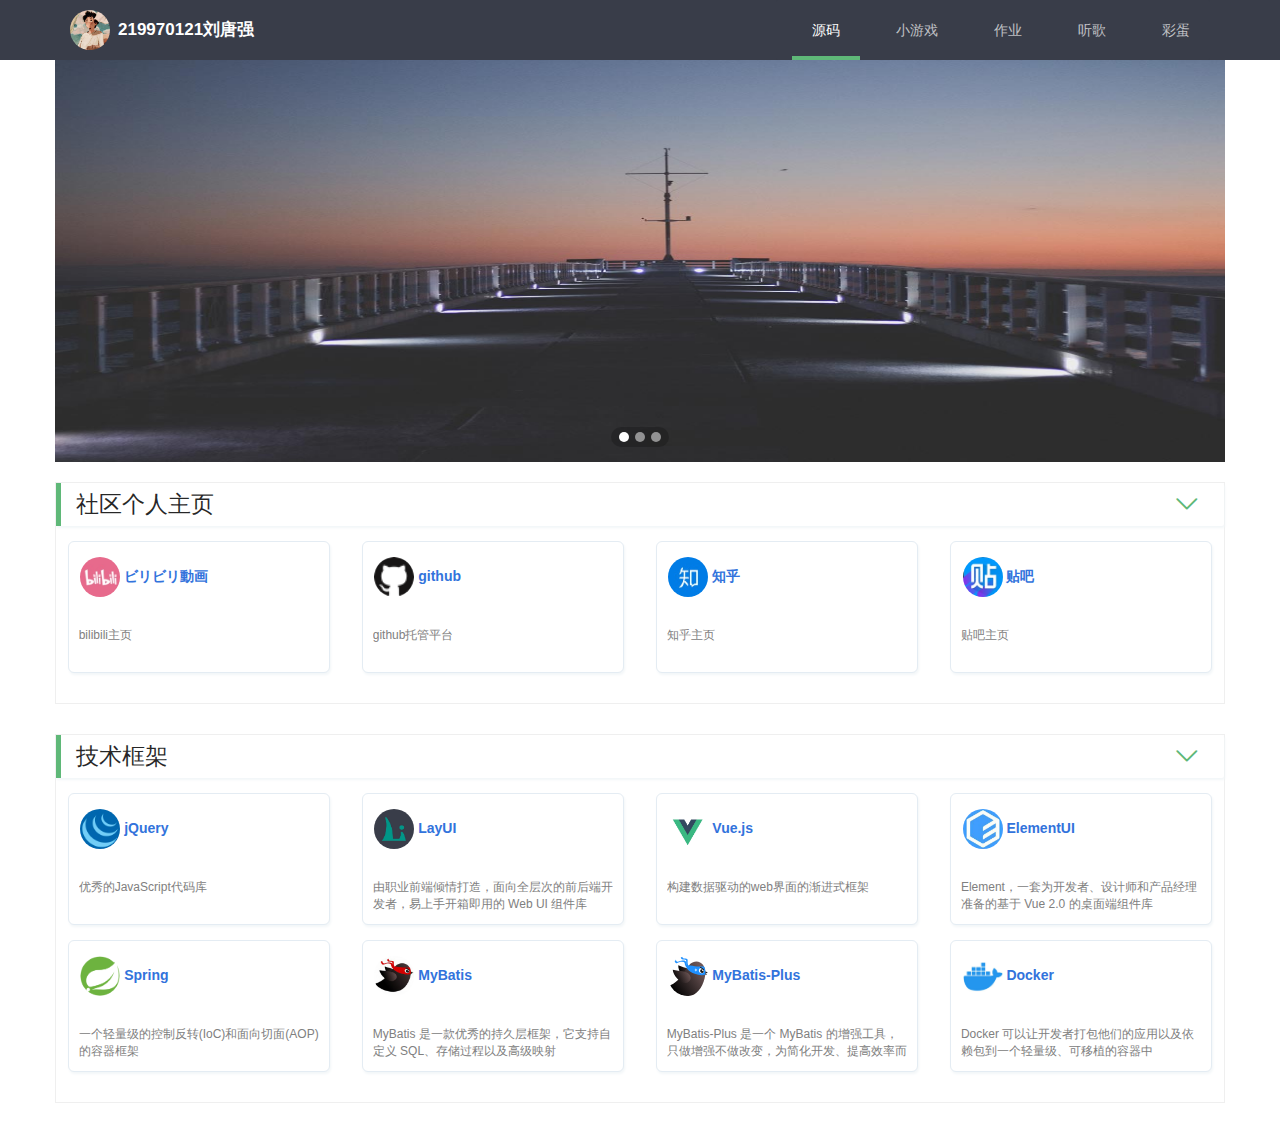
<file: index.html>
<!DOCTYPE html>
<html>

<head>
    <meta charset="UTF-8">
    <meta http-equiv="X-UA-Compatible" content="IE=edge">
    <meta name="viewport" content="width=device-width, initial-scale=1.0">
    <link rel="icon" href="img/logo.jpg" type="image/x-icon" />
    <link rel="Shortcut Icon" href="img/logo.jpg" type="image/x-icon" />
    <title>普拉切特</title>
    <link rel="stylesheet" href="lib/layui/css/layui.css">
    <link rel="stylesheet" href="css/main.css">
    <link rel="stylesheet" href="css/index.css">
</head>

<body>
    <div class="layui-header header header-doc">
        <div class="layui-container">

            <a href="index.html" class="logo">
                <img src="img/yuzi.jpg">
                <span>219970121刘唐强</span>
            </a>
            <ul class="layui-nav my-nav">
                <li class="layui-nav-item layui-this"><a href="https://github.com/masdaju/masdaju.github.io">源码</a></li>
        
                <li class="layui-nav-item">
                    <a href="byMe.html">小游戏</a>
                </li>
				<li class="layui-nav-item">
				    <a href="homewok.html">作业</a>
				</li>
				<li class="layui-nav-item">
				    <a href="music/index.html">听歌</a>
				</li>
                <li class="layui-nav-item">
                    <a href="love.html" target="_blank">彩蛋</a>
                </li>
            </ul>
        </div>
    </div>

    <div class="my-content">
        <!-- 轮播 -->
        <div class="layui-carousel carousel" id="test1">
            <div carousel-item>
                <div><img src="" lay-src="img//bg1.jpg" alt=""></div>
                <div><img src="" lay-src="img//bg2.jpg" alt=""></div>
                <div><img src="" lay-src="img//bg3.jpg" alt=""></div>
            </div>
        </div>

        

        <!-- 社区个人主页 -->
        <div class="column">
            <div class="layui-elem-quote sub-category mytitle">
                社区个人主页
                <i class="layui-icon layui-icon-down" style="font-size: 24px; color: #5FB878;"></i>
            </div>
            <div class="box">
				<div class="item">
				    <a target="_blank" href="https://space.bilibili.com/352437998">
				        <div class="logo"><img src="img/bilibili.jpg" alt="github"> ビリビリ動画</div>
				        <div class="desc">bilibili主页</div>
				    </a>
				</div>
                <div class="item">
                    <a target="_blank" href="https://github.com/masdaju">
                        <div class="logo"><img src="img/github.ico" alt="github"> github</div>
                        <div class="desc">github托管平台</div>
                    </a>
                </div>
				<div class="item">
                  <a target="_blank" href="https://www.zhihu.com/people/kitashirakawa-ta">
                      <div class="logo"><img src="img/zhihu.jpg" alt="zhihu"> 知乎</div>
                      <div class="desc">知乎主页</div>
                  </a>
              </div>
          <div class="item">
              <a target="_blank" href="https://tieba.baidu.com/home/main?id=tb.1.5951d2cf.w5m4qjgNOQXEuyEuoJvzmQ&fr=userbar">
                  <div class="logo"><img src="img/tieba.jpg" alt="tieba"> 贴吧</div>
                  <div class="desc">贴吧主页</div>
              </a>
          </div>
            </div>
        </div>

        <!-- 技术框架 -->
        <div class="column">
            <div class="layui-elem-quote sub-category mytitle">
                技术框架
                <i class="layui-icon layui-icon-down" style="font-size: 24px; color: #5FB878;"></i>
            </div>
            <div class="box">
                <div class="item">
                    <a target="_blank" href="http://jquery.cuishifeng.cn/index.html">
                        <div class="logo"><img src="img/jquery.png" alt="jQuery"> jQuery</div>
                        <div class="desc">优秀的JavaScript代码库</div>
                    </a>
                </div>
                <div class="item">
                    <a target="_blank" href="https://www.layui.com/">
                        <div class="logo"><img src="img/layui.jpg" alt="LayUI"> LayUI</div>
                        <div class="desc">由职业前端倾情打造，面向全层次的前后端开发者，易上手开箱即用的 Web UI 组件库</div>
                    </a>
                </div>
                <div class="item">
                    <a target="_blank" href="https://cn.vuejs.org/">
                        <div class="logo"><img src="img/vue-favicon.png" alt="Vue.js"> Vue.js</div>
                        <div class="desc">构建数据驱动的web界面的渐进式框架</div>
                    </a>
                </div>
                <div class="item">
                    <a target="_blank" href="https://element.eleme.cn/">
                        <div class="logo"><img src="img/elementui.jpg" alt="ElementUI"> ElementUI</div>
                        <div class="desc">Element，一套为开发者、设计师和产品经理准备的基于 Vue 2.0 的桌面端组件库</div>
                    </a>
                </div>
                <div class="item">
                    <a target="_blank" href="https://spring.io/">
                        <div class="logo"><img src="img/spring.png" alt="Spring"> Spring</div>
                        <div class="desc">一个轻量级的控制反转(IoC)和面向切面(AOP)的容器框架</div>
                    </a>
                </div>
                <div class="item">
                    <a target="_blank" href="https://mybatis.org/mybatis-3/zh/index.html">
                        <div class="logo"><img src="img/mybatis.jpg" alt="MyBatis"> MyBatis</div>
                        <div class="desc">MyBatis 是一款优秀的持久层框架，它支持自定义 SQL、存储过程以及高级映射</div>
                    </a>
                </div>
                <div class="item">
                    <a target="_blank" href="https://mp.baomidou.com/">
                        <div class="logo"><img src="img/mybatis-plus.svg" alt="MyBatis-Plus"> MyBatis-Plus</div>
                        <div class="desc">MyBatis-Plus 是一个 MyBatis 的增强工具，只做增强不做改变，为简化开发、提高效率而生</div>
                    </a>
                </div>
                <div class="item">
                    <a target="_blank" href="https://www.docker.com/">
                        <div class="logo"><img src="img/docker.jpg" alt="Docker"> Docker</div>
                        <div class="desc">Docker 可以让开发者打包他们的应用以及依赖包到一个轻量级、可移植的容器中</div>
                    </a>
                </div>

                
            </div>

        </div>
    </div>



    <!-- ================================================================================= -->
    <script src="js/jquery-3.5.1.min.js"></script>
    <script src="lib/layui/layui.js"></script>
    <script src="js/index.js"></script>
    

</body>

</html>
</file>
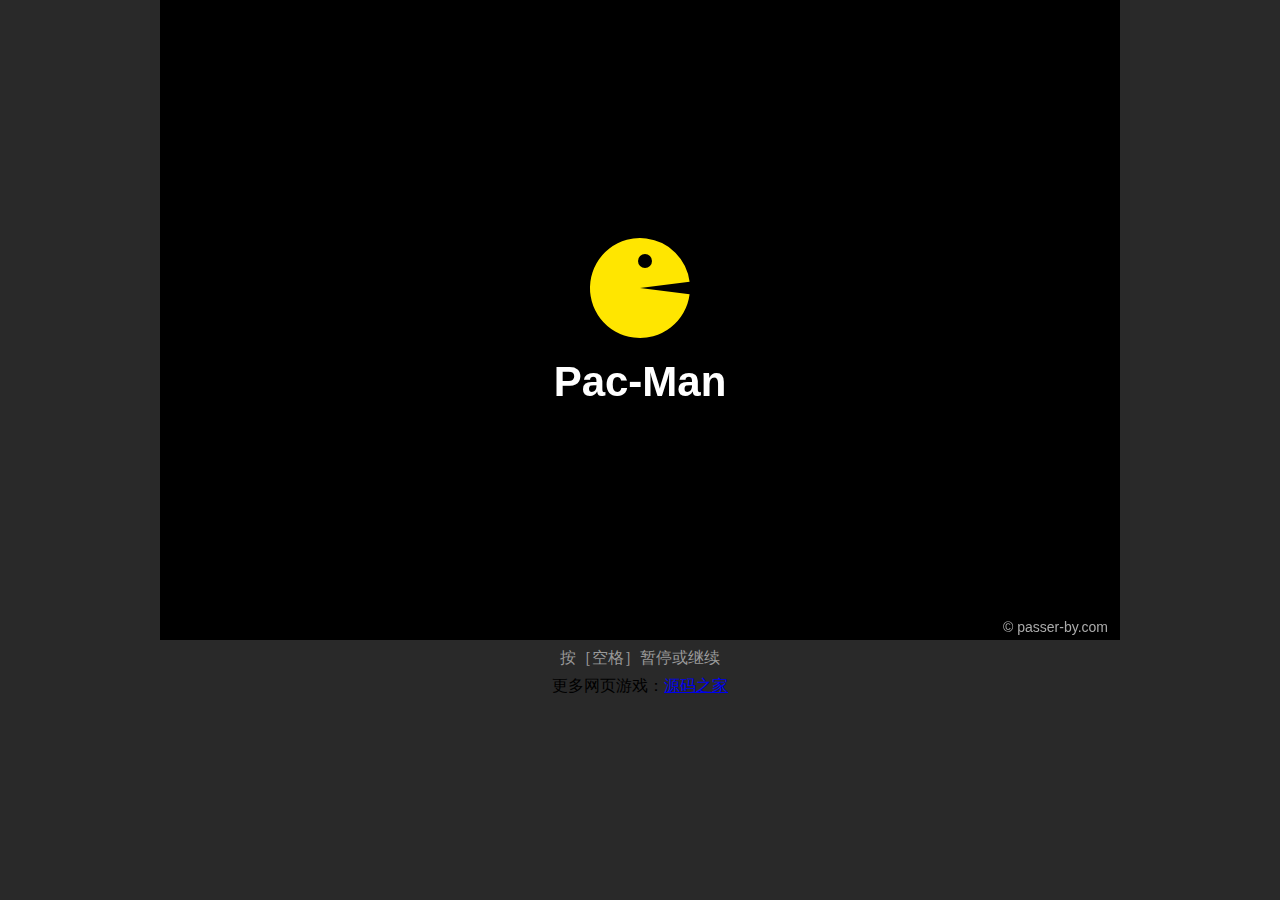
<file: chidouren/index.html>
<html>
<head>
<meta charset="utf8">
<title>Pac-Man . 吃豆游戏</title>
<link rel="shortcut icon" href="favicon.png">
<style>
	body{background-color: #292929}
	*{padding:0;margin:0;}
	.wrapper{
		width: 960px;
		margin:0 auto;
		line-height:36px;
		text-align:center;
		color:#999;
	}
	canvas{display:block;background: #000;}
	.mod-botton{
		height: 32px;
		padding: 15px 0;
		text-align: center;
	}
</style>
</head>
<body>

<div class="wrapper">
	<canvas id="canvas" width="960" height="640">不支持画布</canvas>
	<p>按［空格］暂停或继续</p>		
</div>
<script src="game.js"></script>
<script src="index.js"></script>
<div style="text-align:center;">
<p>更多网页游戏：<a href="http://www.mycodes.net/" target="_blank">源码之家</a></p>
</div>
</body>
</html>
</file>
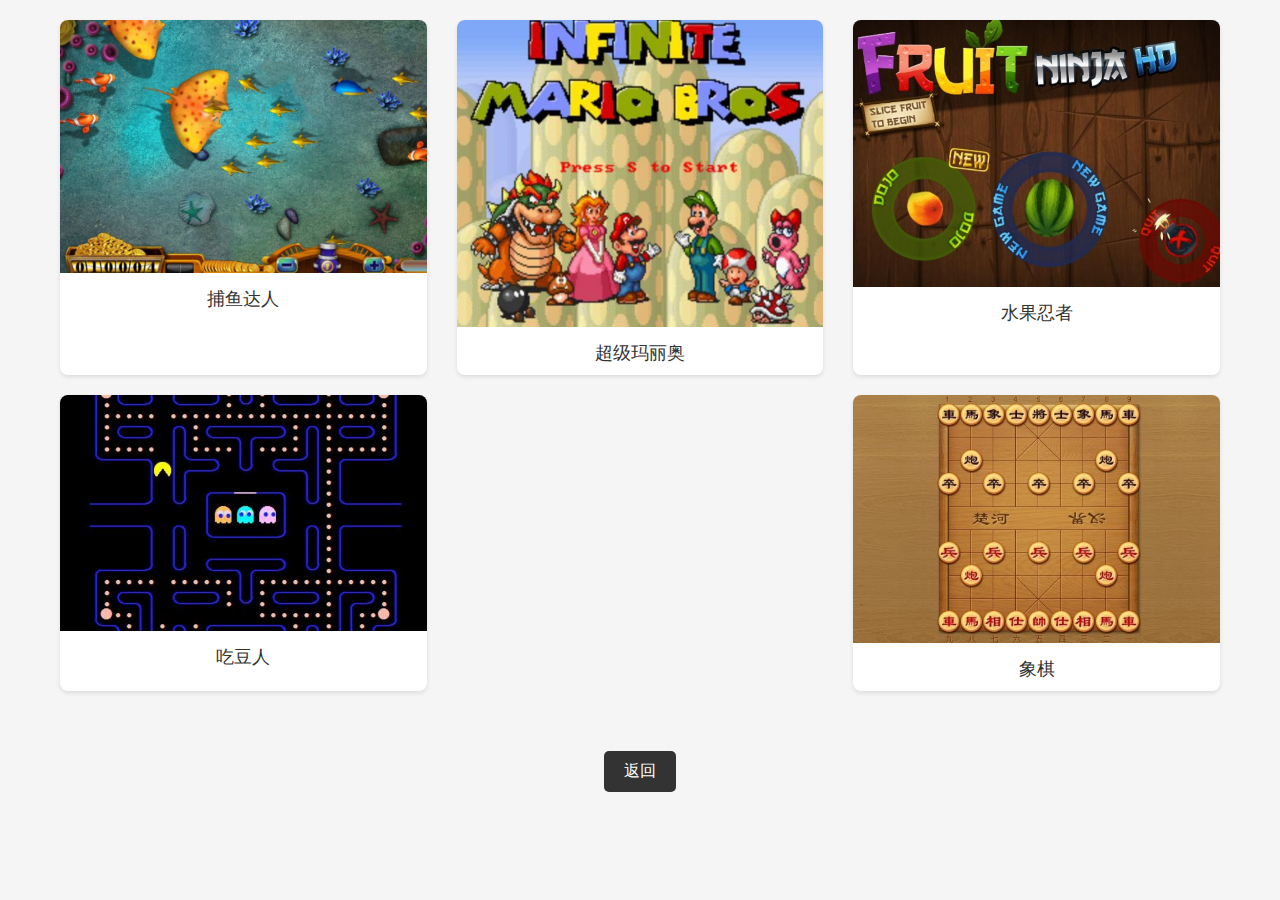
<file: byMe.html>
<!DOCTYPE html>
<html lang="en">
<head>
<meta charset="UTF-8">
<meta name="viewport" content="width=device-width, initial-scale=1.0">
<title>我的网站</title>
<style>
* {
  margin: 0;
  padding: 0;
  box-sizing: border-box;
}

body {
  font-family: Arial, sans-serif;
  background-color: #f5f5f5;
}

.container {
  max-width: 1200px;
  margin: 0 auto;
  padding: 20px;
}

ul {
  list-style: none;
  display: flex;
  flex-wrap: wrap;
  justify-content: space-between;
}

li {
  width: calc(33.33% - 20px);
  margin-bottom: 20px;
  background-color: #fff;
  border-radius: 8px;
  overflow: hidden;
  box-shadow: 0 2px 4px rgba(0, 0, 0, 0.1);
}

li:hover {
  transform: translateY(-5px);
  transition: transform 0.3s ease;
}

img {
  width: 100%;
  height: auto;
}

.title {
  padding: 10px;
  text-align: center;
}

.title a {
  color: #333;
  text-decoration: none;
  font-size: 18px;
}

.title a:hover {
  color: #FF0000;
}

.back-btn {
  display: block;
  margin-top: 20px;
  text-align: center;
}

.back-btn a {
  display: inline-block;
  padding: 10px 20px;
  background-color: #333;
  color: #fff;
  text-decoration: none;
  border-radius: 5px;
  transition: background-color 0.3s ease;
}

.back-btn a:hover {
  background-color: #555;
}
</style>
</head>
<body>

<div class="container">
  <ul>
    <li>
      <a href="fish/index.html">
        <img src="img/buyudaren.jpg" alt="捕鱼达人">
      </a>
      <div class="title"><a href="fish/index.html">捕鱼达人</a></div>
    </li>
    <li>
      <a href="mario/index.html">
        <img src="img/mario.jpg" alt="超级玛丽奥">
      </a>
      <div class="title"><a href="mario/index.html">超级玛丽奥</a></div>
    </li>
    <li>
      <a href="furit/index.html">
        <img src="img/shuiguo.jpg" alt="水果忍者">
      </a>
      <div class="title"><a href="furit/index.html">水果忍者</a></div>
    </li>
	<li>
	  <a href="chidouren/index.html">
	    <img src="img/chidouren.jpg" alt="吃豆人">
	  </a>
	  <div class="title"><a href="chidouren/index.html">吃豆人</a></div>
	</li>
	<li>
	  <a href="xiangqi/index.html">
	    <img src="img/xaingqi.jpg" alt="象棋">
	  </a>
	  <div class="title"><a href="xiangqi/index.html">象棋</a></div>
	</li>
  </ul>

</div>
  <div class="back-btn">
    <a href="#" onclick="history.back()">返回</a>
  </div>
</body>
</html>
</file>
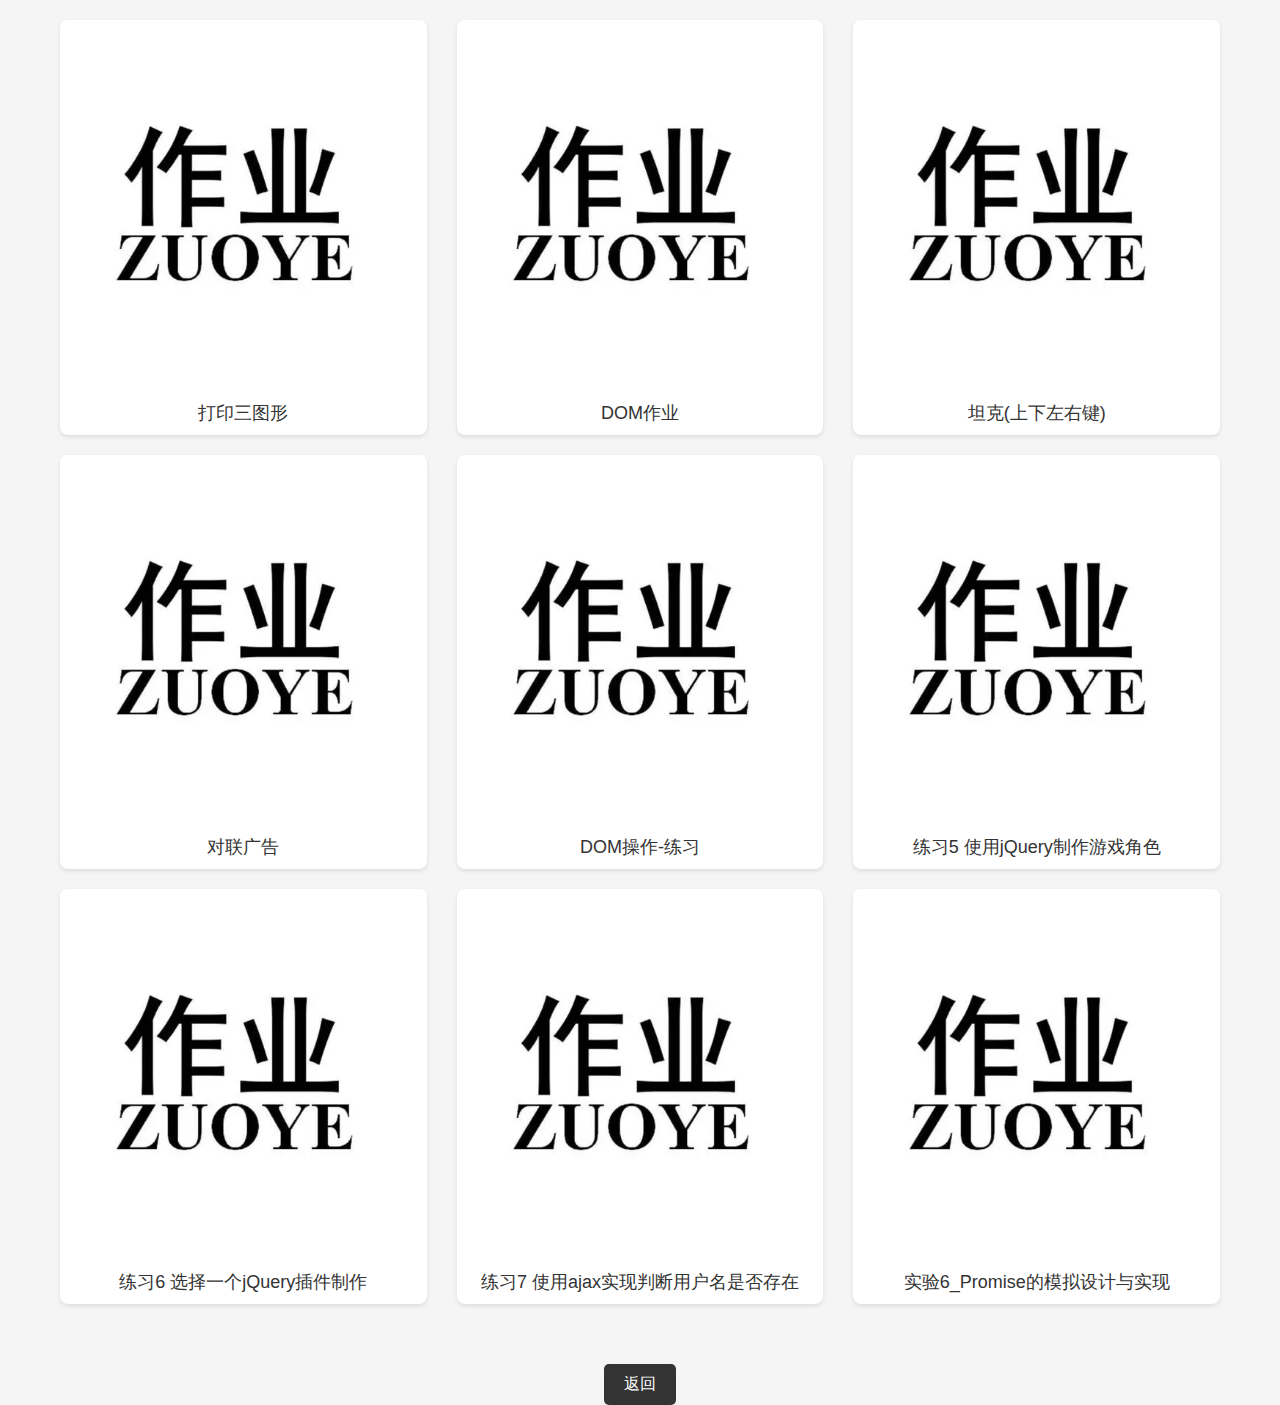
<file: homewok.html>
<!DOCTYPE html>
<html lang="en">
<head>
<meta charset="UTF-8">
<meta name="viewport" content="width=device-width, initial-scale=1.0">
<title>我的作业</title>
<style>
* {
  margin: 0;
  padding: 0;
  box-sizing: border-box;
}

body {
  font-family: Arial, sans-serif;
  background-color: #f5f5f5;
}

.container {
  max-width: 1200px;
  margin: 0 auto;
  padding: 20px;
}

ul {
  list-style: none;
  display: flex;
  flex-wrap: wrap;
  justify-content: space-between;
}

li {
  width: calc(33.33% - 20px);
  margin-bottom: 20px;
  background-color: #fff;
  border-radius: 8px;
  overflow: hidden;
  box-shadow: 0 2px 4px rgba(0, 0, 0, 0.1);
}

li:hover {
  transform: translateY(-5px);
  transition: transform 0.3s ease;
}

img {
  width: 100%;
  height: auto;
}

.title {
  padding: 10px;
  text-align: center;
}

.title a {
  color: #333;
  text-decoration: none;
  font-size: 18px;
}

.title a:hover {
  color: #FF0000;
}

.back-btn {
  display: block;
  margin-top: 20px;
  text-align: center;
}

.back-btn a {
  display: inline-block;
  padding: 10px 20px;
  background-color: #333;
  color: #fff;
  text-decoration: none;
  border-radius: 5px;
  transition: background-color 0.3s ease;
}

.back-btn a:hover {
  background-color: #555;
}
</style>
</head>
<body>

<div class="container">
  <ul>
    <li>
      <a href="zuoye/zuoye1.html">
        <img src="img/default.jpg" alt="打印三图形">
      </a>
      <div class="title"><a href="zuoye/zuoye1.html">打印三图形</a></div>
    </li>
    
    <li>
      <a href="zuoye/DOMzuoye/task05.html">
        <img src="img/default.jpg" alt="DOM作业">
      </a>
      <div class="title"><a href="zuoye/DOMzuoye/task05.html">DOM作业</a></div>
    </li>
    
    <li>
      <a href="zuoye/坦克/task3.html">
        <img src="img/default.jpg" alt="坦克">
      </a>
      <div class="title"><a href="zuoye/坦克/task03.html">坦克(上下左右键)</a></div>
    </li>
    
    <li>
      <a href="zuoye/对联广告/experiment_4.html">
        <img src="img/default.jpg" alt="对联广告">
      </a>
      <div class="title"><a href="zuoye/对联广告/experiment_4.html">对联广告</a></div>
   </li>

    <li>
      <a href="zuoye/task04.html">
        <img src="img/default.jpg" alt="DOM操作-练习">
      </a>
      <div class="title"><a href="zuoye/task04.html">DOM操作-练习</a></div>
   </li>

        <li>
      <a href="zuoye/练习5 使用jQuery制作游戏角色/practice05.html">
        <img src="img/default.jpg" alt="练习5 使用jQuery制作游戏角色">
      </a>
      <div class="title"><a href="zuoye/练习5 使用jQuery制作游戏角色/practice05.html">练习5 使用jQuery制作游戏角色</a></div>
    </li>

    <li>
      <a href="zuoye/练习6 选择一个jQuery插件制作demo/practice06.html">
        <img src="img/default.jpg" alt="练习6 选择一个jQuery插件制作">
      </a>
      <div class="title"><a href="zuoye/练习6 选择一个jQuery插件制作demo/practice06.html">练习6 选择一个jQuery插件制作</a></div>
    </li>

    <li>
      <a href="zuoye/练习7 使用ajax实现判断用户名是否存在/index.html">
        <img src="img/default.jpg" alt="练习7 使用ajax实现判断用户名是否存在">
      </a>
      <div class="title"><a href="zuoye/练习7 使用ajax实现判断用户名是否存在/index.html">练习7 使用ajax实现判断用户名是否存在</a></div>
    </li>

    <li>
      <a href="zuoye/实验6_Promise的模拟设计与实现/new_file.html">
        <img src="img/default.jpg" alt="实验6_Promise的模拟设计与实现">
      </a>
      <div class="title"><a href="zuoye/实验6_Promise的模拟设计与实现/new_file.html">实验6_Promise的模拟设计与实现</a></div>
    </li>

  </ul>

</div>
  <div class="back-btn">
    <a href="#" onclick="history.back()">返回</a>
  </div>
</body>
</html>
</file>
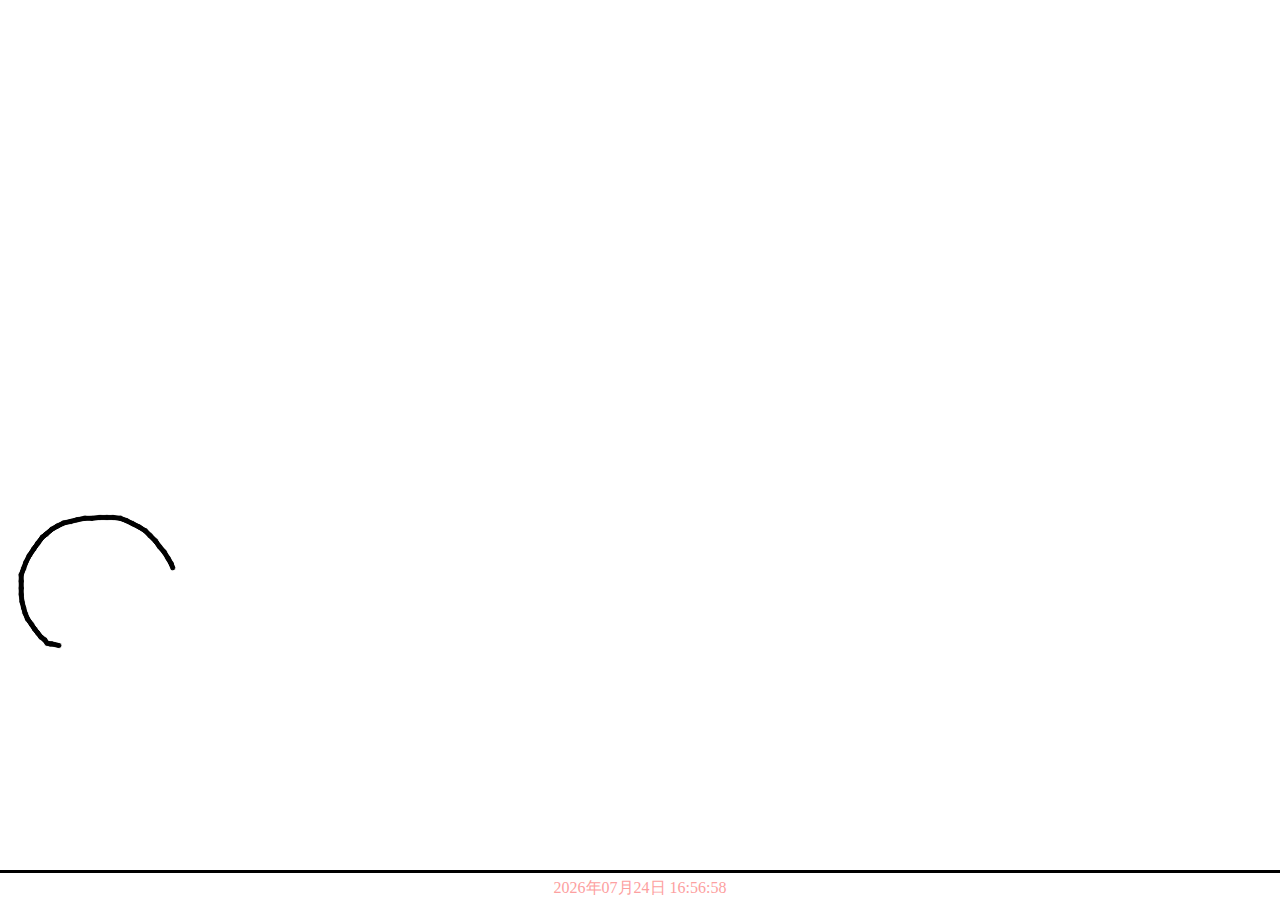
<file: love.html>
<!DOCTYPE html>
<html>
    <head>
        <meta charset="UTF-8">
        <title>welcome</title>

        <link href="img/favicon.ico" rel="shortcut icon" class="icon-love" type="images/x-ico">

        <link rel="stylesheet" href="css/love.css">

        <script src="js\jquery-3.5.1.min.js"></script>
    </head>
    <body>

        <div class="container" onselectstart="return false;" unselectable="on">

            <div class="body_left">
                <img src="img/biubiubiu.gif" alt="" ondragstart='return false;'>
            </div>

            <div class="body_center love">
                <div class="block">
                    <div class="div1"></div>
                    <div class="div2"></div>
                    <div class="div3"></div>
                    <div class="div4"></div>
                </div>
            </div>

        </div>

        <div class="footer">
            <div class="border">
                <div class="border-top"></div>
                <div class="border-bottom"></div>
            </div>

            <div class="copyright">
                <div id="createTime" style="color: #fda0a0;">
                    
                </div>
            </div>
        </div>

        <script type="text/javascript" src="js/love.js"></script>

        <script>
            var str = getCurrentDate(new Date());
            function getCurrentDate(date){
                var y = date.getFullYear();
                var m = date.getMonth()+1;
                var d = date.getDate();
                var h = date.getHours();
                var min = date.getMinutes();
                var s = date.getSeconds();
                var str=y+'年'+(m<10?('0'+m):m)+'月'+(d<10?('0'+d):d)+'日  '+(h<10?('0'+h):h)+':'+(min<10?('0'+min):min)+':'+(s<10?('0'+s):s);
                jQuery("#createTime").html(str);
                setTimeout("getCurrentDate(new Date());", 1000);
                return str;
            }
        </script>
    </body>
</html>
</file>
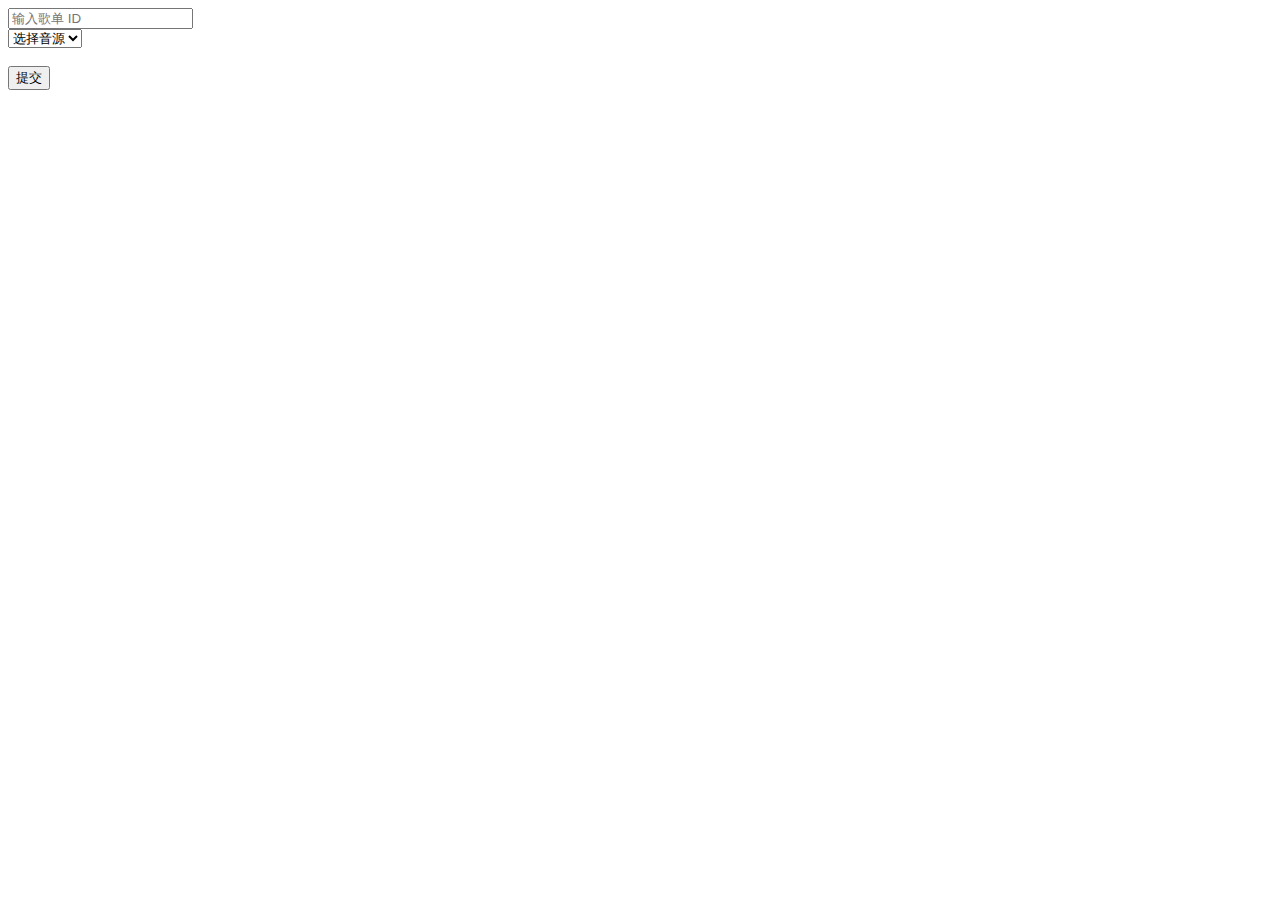
<file: time.html>
<!DOCTYPE html>
<html lang="en">
<head>
    <meta charset="UTF-8">
    <meta name="viewport" content="width=device-width, initial-scale=1.0">
    <title>Playlist Form</title>
    <script src="https://code.jquery.com/jquery-3.6.0.min.js"></script>

    <script>
  $(document).ready(function() {
            $("#submitButton").click(function(event) {
                event.preventDefault();

                var playlistId = $("#playlistId").val();
                var audioSource = $("#audioSource").val();
				console.log(playlistId)
				console.log(audioSource)

                // 加载并替换music.js中的变量值
                var scriptUrl = "js/music.js"; // 替换为实际的路径

                function loadScript(url) {
                    return new Promise(function(resolve, reject) {
                        var script = document.createElement("script");
                        script.src = url;
                        script.onload = resolve;
                        script.onerror = reject;
                        document.head.appendChild(script);
                    });
                }

                loadScript(scriptUrl)
                    .then(function() {
                        // 调用music.js中的函数替换变量值
                        replaceValues(audioSource, playlistId);
                    })
                    .catch(function(error) {
                        console.error("脚本加载失败", error);
                    });
            });
        });
    </script>
</head>
<body>
    <form id="playlistForm">
        <input type="text" id="playlistId" name="playlistId" required placeholder="输入歌单 ID" autocomplete="off"><br>
        <select id="audioSource" name="audioSource" required>
            <option value="" disabled selected>选择音源</option>
            <option value="source1">音源 1</option>
            <option value="source2">音源 2</option>
        </select><br>
        <br>
        <button id="submitButton">提交</button>
    </form>
</body>
</html>
</file>
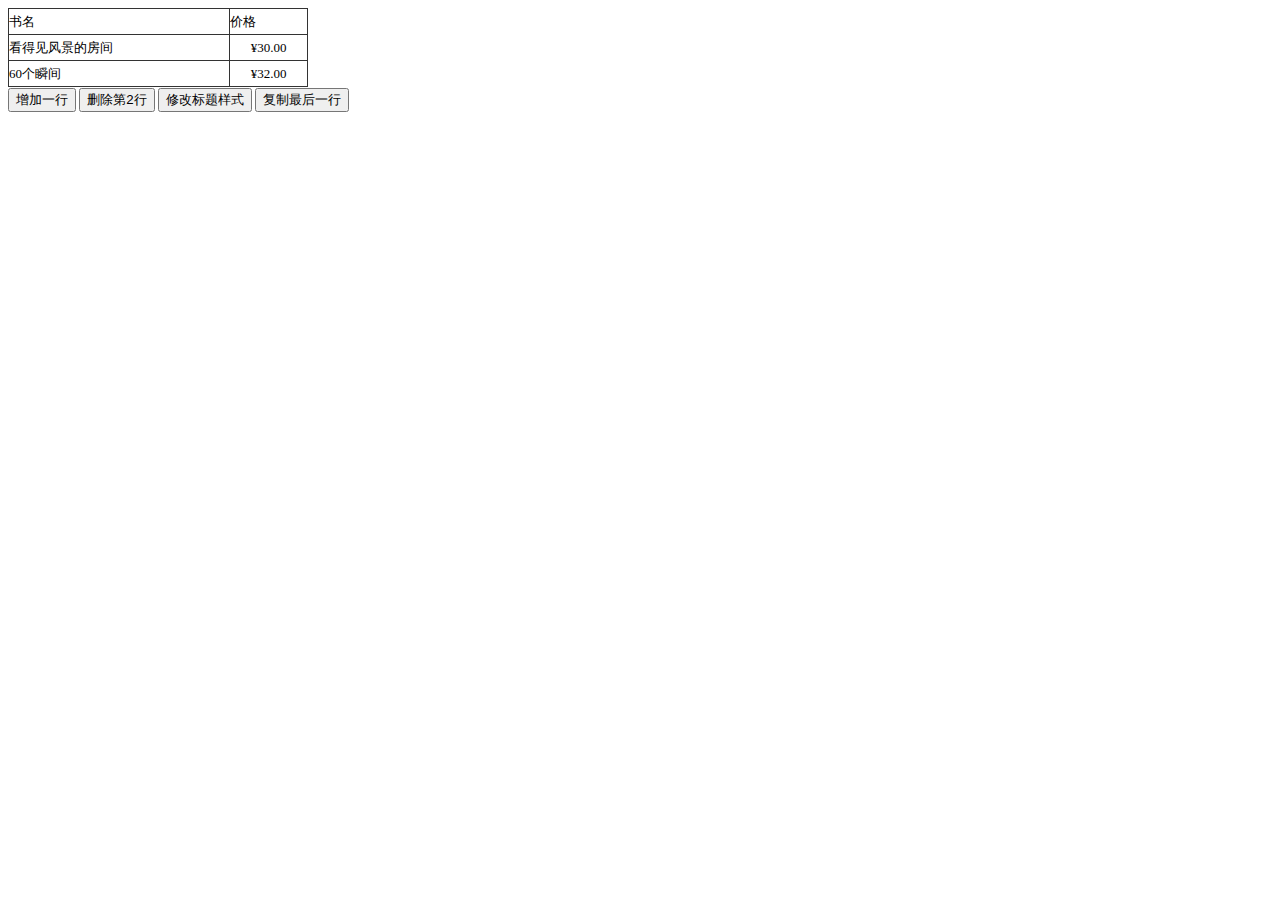
<file: zuoye/task04.html>
<!DOCTYPE html>
<html>

<head>
    <meta charset="utf-8" />
    <title>DOM操作-练习</title>
    <style type="text/css">
        body {
            font-size: 13px;
            line-height: 25px;
        }

        table {
            border-top: 1px solid #333;
            border-left: 1px solid #333;
            width: 300px;
        }

        td {
            border-right: 1px solid #333;
            border-bottom: 1px solid #333;
        }

        .center {
            text-align: center;
        }
    </style>
    <script src="https://code.jquery.com/jquery-3.3.1.min.js"></script>
    <script>
        $(document).ready(function () {
            // 增加一行
            $("#addRow").click(function () {
                var fRow = $("#row3");
                var newRow = $("<tr>");
                var col1 = $("<td>").text("幸福从天而降");
                var col2 = $("<td>").html("&yen;18.50").attr("align", "center");
                newRow.append(col1, col2);
                $("#row1").parent().append(newRow);
            });

            // 修改标题样式
            $("#updateRow").click(function () {
                $("#row1").css({
                    "font-weight": "bold",
                    "text-align": "center",
                    "background-color": "#cccccc"
                });
            });

            // 删除第2行
            $("#delRow").click(function () {
                $("#row2").remove();
            });

            // 复制最后一行
            $("#copyRow").click(function () {
                var oldRow = $("#row3");
                var newRow = oldRow.clone();
                $("#myTable").append(newRow);
            });
        });
    </script>
</head>

<body>
    <table border="0" cellspacing="0" cellpadding="0" id="myTable">
        <tr id="row1">
            <td>书名</td>
            <td>价格</td>
        </tr>
        <tr id="row2">
            <td>看得见风景的房间</td>
            <td class="center">&yen;30.00</td>
        </tr>
        <tr id="row3">
            <td>60个瞬间</td>
            <td class="center">&yen;32.00</td>
        </tr>
    </table>
    <input id="addRow" type="button" value="增加一行" />
    <input id="delRow" type="button" value="删除第2行" />
    <input id="updateRow" type="button" value="修改标题样式" />
    <input id="copyRow" type="button" value="复制最后一行" />
</body>

</html>
</file>
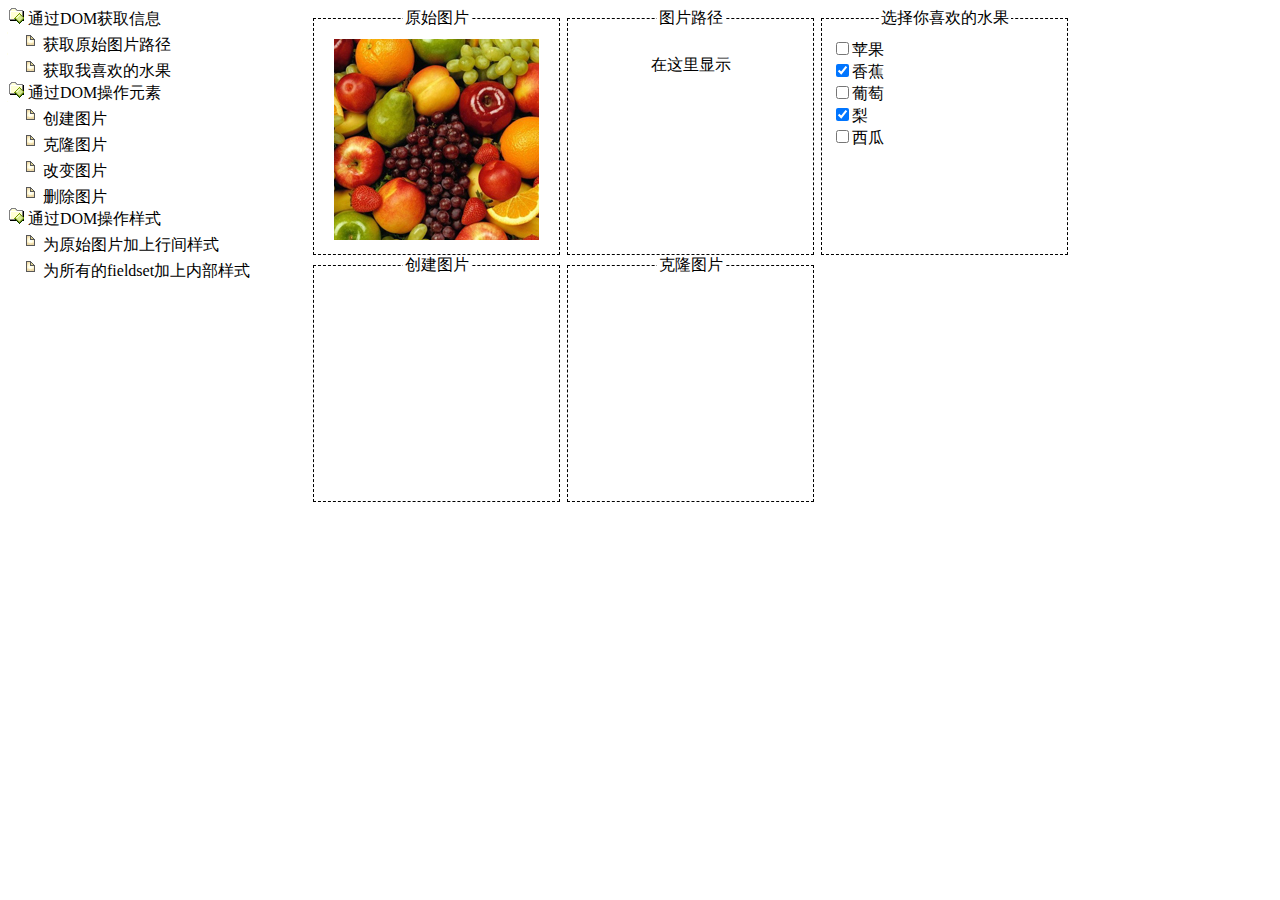
<file: zuoye/DOMzuoye/task05.html>
<!DOCTYPE html>
<html>
	<head>
		<meta charset="utf-8">
		<title>练习5：DOM操作</title>
		<style type="text/css">
			html,div,ul,li {margin: 0px;padding: 0px;}
			a{cursor: pointer;}
			li {list-style: none;cursor: pointer;}
			fieldset {border: #000 1px dashed;width: 225px;height: 225px;padding: 10px;text-align: center;float: left;margin-left: 5px;}
			#cont_left {width: 300px;height: 500px;float: left;}
			#cont_right {float: left;}
			.newcss1{background-color: yellowgreen;}
		</style>
	</head>
	<body>
		<div id="cont_left">
			<ul><img src="img/fold.gif"><a onclick="show('menu1')"> 通过DOM获取信息 </a>
				<ul id="menu1">
					<li onclick="showImg()"><img src="img/doc.gif">获取原始图片路径</li>
					<li onclick="getFruit()"><img src="img/doc.gif">获取我喜欢的水果</li>
				</ul>
			</ul>

			<ul><img src="img/fold.gif"><a onclick="show('menu2')"> 通过DOM操作元素 </a>
				<ul id="menu2">
					<li onclick="createImg()"><img src="img/doc.gif">创建图片</li>
					<li onclick="cloneImg()"><img src="img/doc.gif">克隆图片</li>
					<li onclick="changeImg()"><img src="img/doc.gif">改变图片</li>
					<li onclick="removeImg()"><img src="img/doc.gif">删除图片</li>
				</ul>
			</ul>

			<ul><img src="img/fold.gif"><a onclick="show('menu3')"> 通过DOM操作样式 </a>
				<ul id="menu3">
					<li onclick="changeCss1()"><img src="img/doc.gif">为原始图片加上行间样式</li>
					<li onclick="changeCss2()"><img src="img/doc.gif">为所有的fieldset加上内部样式</li>
				</ul>
			</ul>

		</div>
		<fieldset>
			<legend>原始图片</legend>
			<img id="fruit" src="img/fruit.jpg">
		</fieldset>
		<fieldset>
			<legend>图片路径</legend>
			<p id="msg1">在这里显示</p>
		</fieldset>
		<fieldset>
			<legend>选择你喜欢的水果</legend>
			<ul style="text-align: left;">
				<li>
					<input name="enjoy" type="checkbox" value="苹果" />苹果
				</li>
				<li>
					<input name="enjoy" type="checkbox" value="香蕉" checked="checked" />香蕉
				</li>
				<li>
					<input name="enjoy" type="checkbox" value="葡萄" />葡萄
				</li>
				<li>
					<input name="enjoy" type="checkbox" value="梨" checked="checked" />梨
				</li>
				<li>
					<input name="enjoy" type="checkbox" value="西瓜" />西瓜
				</li>
			</ul>
			<div id="msg2" style="margin-top: 10px;text-align: left;"></div>
		</fieldset>
		<fieldset>
			<legend>创建图片</legend>
			<div id="msg3"></div>
		</fieldset>
		<fieldset>
			<legend>克隆图片</legend>
			<div id="msg4"></div>
		</fieldset>
		<script>
			//菜单收缩与扩展
			function show(title) {
				let currentMenu = document.getElementById(title);
				let currentStatus = currentMenu.style.display;
				currentMenu.style.display = currentStatus == "" ? "none" : "";
			}
			//获取原始图片路径
			function showImg() {
				let imgElement = document.getElementById('fruit');
				let imgSrc = imgElement.src;
				document.getElementById('msg1').innerText = imgSrc;
			}

			//获取喜欢的水果
			function getFruit() {
				let checkboxes = document.getElementsByName('enjoy');
				let selectedFruits = [];
				checkboxes.forEach(function(checkbox) {
					if (checkbox.checked) {
						selectedFruits.push(checkbox.value);
					}
				});
				document.getElementById('msg2').innerText = '我喜欢的水果：' + selectedFruits.join(', ');
			}

			//创建图片
				function createImg() {
					let imgElement = document.createElement('img');
					imgElement.src = 'img/fruit.jpg';
					imgElement.alt = '另一种水果';
					document.getElementById('msg3').appendChild(imgElement);
				}

			//克隆图片
			function cloneImg() {
				let originalImg = document.getElementById('fruit');
				let clonedImg = originalImg.cloneNode(true);
				document.getElementById('msg4').appendChild(clonedImg);
			}

			//改变图片
				function changeImg() {
					let imgElement = document.getElementById('fruit');
					imgElement.src = 'img/grape.jpg';
					imgElement.alt = '新水果';
				}

			//删除图片
			function removeImg() {
				let imgElement = document.getElementById('fruit');
				imgElement.parentNode.removeChild(imgElement);
			}

			//操作样式1
			function changeCss1() {
				let imgElement = document.getElementById('fruit');
				imgElement.style.border = '2px solid red';
				imgElement.style.borderRadius = '5px';
			}


			//操作样式2
			function changeCss2() {
				let fieldsets = document.querySelectorAll('fieldset');
				fieldsets.forEach(function(fieldset) {
					fieldset.style.backgroundColor = 'lightblue';
					fieldset.style.padding = '15px';
					fieldset.style.marginBottom = '10px';
				});
			}


		</script>
	</body>
</html>
</file>
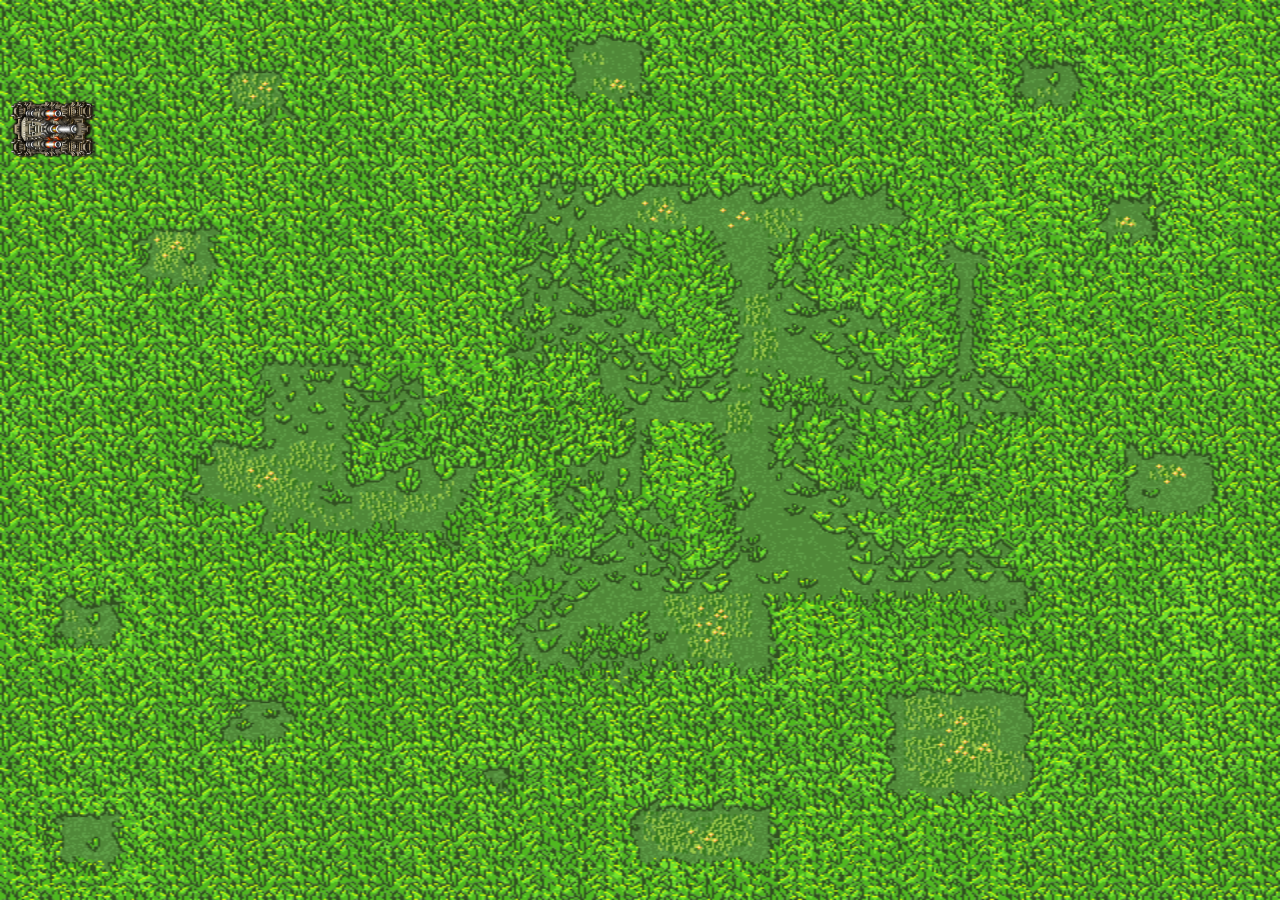
<file: zuoye/坦克/task3.html>
<!DOCTYPE html>
<html>
<head>
    <title>让坦克开起来</title>
    <style type="text/css">
        input{font-size:26px;margin-top: 20px;}
        body{
            margin: 0;
            padding: 0;
            background-image: url('img/grassland.png');
            background-size: 100% 100%; /* 拉伸以填充整个页面 */
            background-position: center; /* 背景图像居中 */
            background-repeat: no-repeat; /* 禁止重复 */
            height: 100vh; /* 确保背景图像覆盖整个视口高度 */
        }
        #container {
            position: relative;
            width: 100%;
            height: 100vh;
        }
        #mytank{
            position: absolute;
            left: 10px;
            top: 100px;
        }
    </style>
</head>
<body>
    <div id="container">
        <img id="mytank" src="img/right.png"/>
    </div>
    <script>
        var tank = document.getElementById('mytank');
        var container = document.getElementById('container');
        var tankLeft = 10;
        var tankTop = 100;
        var step = 10;

        document.addEventListener('keydown', function(event) {
            if (event.keyCode === 38) { // 上
                tank.src = 'img/up.png';
                if (tankTop - step >= 0) {
                    tankTop -= step;
                    tank.style.top = tankTop + 'px';
                }
            } else if (event.keyCode === 40) { // 下
                tank.src = 'img/down.png';
                if (tankTop + tank.offsetHeight + step <= container.clientHeight) {
                    tankTop += step;
                    tank.style.top = tankTop + 'px';
                }
            } else if (event.keyCode === 37) { // 左
                tank.src = 'img/left.png';
                if (tankLeft - step >= 0) {
                    tankLeft -= step;
                    tank.style.left = tankLeft + 'px';
                }
            } else if (event.keyCode === 39) { // 右
                tank.src = 'img/right.png';
                if (tankLeft + tank.offsetWidth + step <= container.clientWidth) {
                    tankLeft += step;
                    tank.style.left = tankLeft + 'px';
                }
            }
        });
    </script>
</body>
</html>
</file>
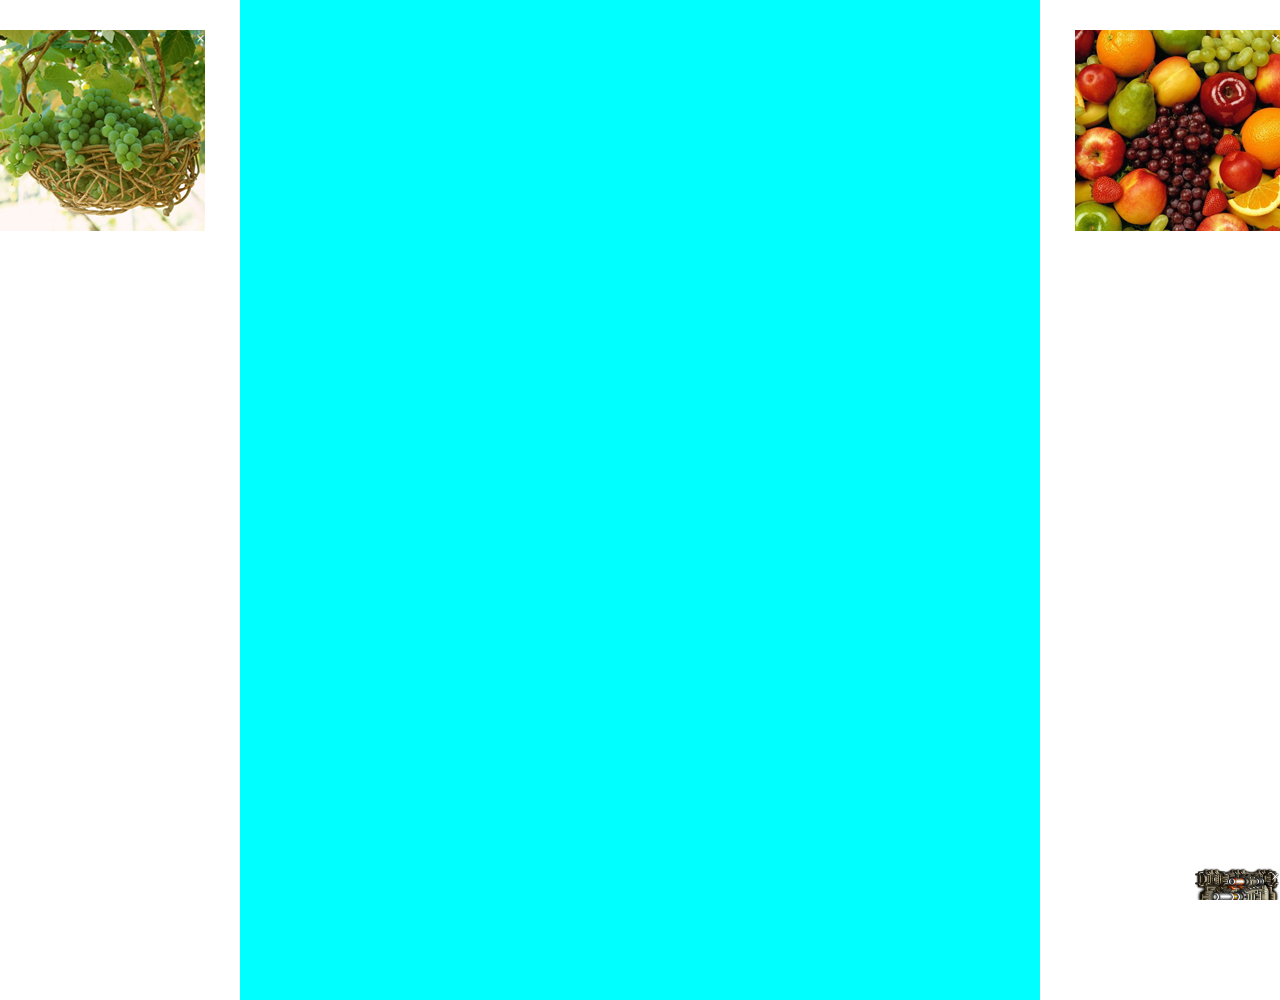
<file: zuoye/对联广告/experiment_4.html>
<!DOCTYPE html>
<html>
<head>
    <meta charset="utf-8">
    <title>web页面广告</title>
    <style>
        /* CSS 样式 */
        *{
            margin: 0;
            padding: 0;
        }
        /* 广告弹窗样式 */
        #ad1{
            position: fixed;
            right: 0;
            bottom: 0;
            display: none; /* 初始不显示 */
            color: white;
        }
        /* 关闭按钮样式 */
        #ad1 > .close1{
            position: absolute;
            top: 0;
            right: 0;
        }
        /* 内容区域样式 */
        #content{
            width: 800px;
            height: 1000px;
            margin: 0 auto;
            background-color: aqua;
        }
        /* 对联广告样式 */
        #ad2, #ad3{
            position: fixed;
            top: 30px;
        }
        #ad2{
            position: absolute;
            right: 0;
        }
        #ad2 > .close2{
            position: absolute;
            top: 0;
            right: 0;
            color: white;
        }
        #ad3{
            position: absolute;
            left: 0;
        }
        #ad3 > .close3{
            position: absolute;
            top: 0;
            right: 0;
            color: white;
        }
    </style>
    <!-- 引入 jQuery -->
    <script src="https://code.jquery.com/jquery-3.6.4.min.js"></script>
</head>
<body>
    <!-- 对联广告 -->
    <div id="ad2">
        <img src='img/fruit.jpg' alt="">
        <div class="close2">×</div>
    </div>
    <div id="ad3">
        <img src='img/grape.jpg' alt="">
        <div class="close3">×</div>
    </div>
    <!-- 内容区域 -->
    <div id="content"></div>
    <!-- 弹窗广告 -->
    <div id="ad1">
        <img src='img/left.png' alt="">
        <div class="close1">×</div>
    </div>
    <script>
        // JavaScript 代码
        // 关闭弹窗广告
        var close1 = document.querySelector(".close1"); // 获取关闭按钮元素
        var close2 = document.querySelector(".close2");
        var close3 = document.querySelector(".close3");
        close1.onclick = function(){
            ad1.style.display = "none"; // 隐藏弹窗广告
        }
        close2.onclick = function(){
            ad2.style.display = "none"; // 隐藏对联广告2
        }
        close3.onclick = function(){
            ad3.style.display = "none"; // 隐藏对联广告3
        }
        // 弹窗广告向上出现效果
        var ad1 = document.querySelector("#ad1");
        var timer = setInterval(function () {
            $("#ad1").slideDown(1000); // 使用 jQuery 缓慢弹窗
        }, 200);
    </script>
</body>
</html>
</file>
<file: lib/layui/css/layui.css>
.layui-inline,img{display:inline-block;vertical-align:middle}h1,h2,h3,h4,h5,h6{font-weight:400}a,body{color:#333}.layui-edge,.layui-header,.layui-inline,.layui-main{position:relative}.layui-edge,hr{height:0;overflow:hidden}.layui-layout-body,.layui-side,.layui-side-scroll{overflow-x:hidden}.layui-edge,.layui-elip,hr{overflow:hidden}.layui-btn,.layui-edge,.layui-inline,img{vertical-align:middle}.layui-btn,.layui-disabled,.layui-icon,.layui-unselect{-moz-user-select:none;-webkit-user-select:none;-ms-user-select:none}blockquote,body,button,dd,div,dl,dt,form,h1,h2,h3,h4,h5,h6,input,li,ol,p,pre,td,textarea,th,ul{margin:0;padding:0;-webkit-tap-highlight-color:rgba(0,0,0,0)}a:active,a:hover{outline:0}img{border:none}li{list-style:none}table{border-collapse:collapse;border-spacing:0}h4,h5,h6{font-size:100%}button,input,optgroup,option,select,textarea{font-family:inherit;font-size:inherit;font-style:inherit;font-weight:inherit;outline:0}pre{white-space:pre-wrap;white-space:-moz-pre-wrap;white-space:-pre-wrap;white-space:-o-pre-wrap;word-wrap:break-word}body{line-height:1.6;color:rgba(0,0,0,.85);font:14px Helvetica Neue,Helvetica,PingFang SC,Tahoma,Arial,sans-serif}hr{line-height:0;margin:10px 0;padding:0;border:none!important;border-bottom:1px solid #eee!important;clear:both;background:0 0}a{text-decoration:none}a:hover{color:#777}a cite{font-style:normal;*cursor:pointer}.layui-border-box,.layui-border-box *{box-sizing:border-box}.layui-box,.layui-box *{box-sizing:content-box}.layui-clear{clear:both;*zoom:1}.layui-clear:after{content:'\20';clear:both;*zoom:1;display:block;height:0}.layui-inline{*display:inline;*zoom:1}.layui-btn,.layui-btn-group,.layui-edge{display:inline-block}.layui-edge{width:0;border-width:6px;border-style:dashed;border-color:transparent}.layui-edge-top{top:-4px;border-bottom-color:#999;border-bottom-style:solid}.layui-edge-right{border-left-color:#999;border-left-style:solid}.layui-edge-bottom{top:2px;border-top-color:#999;border-top-style:solid}.layui-edge-left{border-right-color:#999;border-right-style:solid}.layui-elip{text-overflow:ellipsis;white-space:nowrap}.layui-disabled,.layui-disabled:hover{color:#d2d2d2!important;cursor:not-allowed!important}.layui-circle{border-radius:100%}.layui-show{display:block!important}.layui-hide{display:none!important}.layui-show-v{visibility:visible!important}.layui-hide-v{visibility:hidden!important}@font-face{font-family:layui-icon;src:url(../font/iconfont.eot?v=256);src:url(../font/iconfont.eot?v=256#iefix) format('embedded-opentype'),url(../font/iconfont.woff2?v=256) format('woff2'),url(../font/iconfont.woff?v=256) format('woff'),url(../font/iconfont.ttf?v=256) format('truetype'),url(../font/iconfont.svg?v=256#layui-icon) format('svg')}.layui-icon{font-family:layui-icon!important;font-size:16px;font-style:normal;-webkit-font-smoothing:antialiased;-moz-osx-font-smoothing:grayscale}.layui-icon-reply-fill:before{content:"\e611"}.layui-icon-set-fill:before{content:"\e614"}.layui-icon-menu-fill:before{content:"\e60f"}.layui-icon-search:before{content:"\e615"}.layui-icon-share:before{content:"\e641"}.layui-icon-set-sm:before{content:"\e620"}.layui-icon-engine:before{content:"\e628"}.layui-icon-close:before{content:"\1006"}.layui-icon-close-fill:before{content:"\1007"}.layui-icon-chart-screen:before{content:"\e629"}.layui-icon-star:before{content:"\e600"}.layui-icon-circle-dot:before{content:"\e617"}.layui-icon-chat:before{content:"\e606"}.layui-icon-release:before{content:"\e609"}.layui-icon-list:before{content:"\e60a"}.layui-icon-chart:before{content:"\e62c"}.layui-icon-ok-circle:before{content:"\1005"}.layui-icon-layim-theme:before{content:"\e61b"}.layui-icon-table:before{content:"\e62d"}.layui-icon-right:before{content:"\e602"}.layui-icon-left:before{content:"\e603"}.layui-icon-cart-simple:before{content:"\e698"}.layui-icon-face-cry:before{content:"\e69c"}.layui-icon-face-smile:before{content:"\e6af"}.layui-icon-survey:before{content:"\e6b2"}.layui-icon-tree:before{content:"\e62e"}.layui-icon-ie:before{content:"\e7bb"}.layui-icon-upload-circle:before{content:"\e62f"}.layui-icon-add-circle:before{content:"\e61f"}.layui-icon-download-circle:before{content:"\e601"}.layui-icon-templeate-1:before{content:"\e630"}.layui-icon-util:before{content:"\e631"}.layui-icon-face-surprised:before{content:"\e664"}.layui-icon-edit:before{content:"\e642"}.layui-icon-speaker:before{content:"\e645"}.layui-icon-down:before{content:"\e61a"}.layui-icon-file:before{content:"\e621"}.layui-icon-layouts:before{content:"\e632"}.layui-icon-rate-half:before{content:"\e6c9"}.layui-icon-add-circle-fine:before{content:"\e608"}.layui-icon-prev-circle:before{content:"\e633"}.layui-icon-read:before{content:"\e705"}.layui-icon-404:before{content:"\e61c"}.layui-icon-carousel:before{content:"\e634"}.layui-icon-help:before{content:"\e607"}.layui-icon-code-circle:before{content:"\e635"}.layui-icon-windows:before{content:"\e67f"}.layui-icon-water:before{content:"\e636"}.layui-icon-username:before{content:"\e66f"}.layui-icon-find-fill:before{content:"\e670"}.layui-icon-about:before{content:"\e60b"}.layui-icon-location:before{content:"\e715"}.layui-icon-up:before{content:"\e619"}.layui-icon-pause:before{content:"\e651"}.layui-icon-date:before{content:"\e637"}.layui-icon-layim-uploadfile:before{content:"\e61d"}.layui-icon-delete:before{content:"\e640"}.layui-icon-play:before{content:"\e652"}.layui-icon-top:before{content:"\e604"}.layui-icon-firefox:before{content:"\e686"}.layui-icon-friends:before{content:"\e612"}.layui-icon-refresh-3:before{content:"\e9aa"}.layui-icon-ok:before{content:"\e605"}.layui-icon-layer:before{content:"\e638"}.layui-icon-face-smile-fine:before{content:"\e60c"}.layui-icon-dollar:before{content:"\e659"}.layui-icon-group:before{content:"\e613"}.layui-icon-layim-download:before{content:"\e61e"}.layui-icon-picture-fine:before{content:"\e60d"}.layui-icon-link:before{content:"\e64c"}.layui-icon-diamond:before{content:"\e735"}.layui-icon-log:before{content:"\e60e"}.layui-icon-key:before{content:"\e683"}.layui-icon-rate-solid:before{content:"\e67a"}.layui-icon-fonts-del:before{content:"\e64f"}.layui-icon-unlink:before{content:"\e64d"}.layui-icon-fonts-clear:before{content:"\e639"}.layui-icon-triangle-r:before{content:"\e623"}.layui-icon-circle:before{content:"\e63f"}.layui-icon-radio:before{content:"\e643"}.layui-icon-align-center:before{content:"\e647"}.layui-icon-align-right:before{content:"\e648"}.layui-icon-align-left:before{content:"\e649"}.layui-icon-loading-1:before{content:"\e63e"}.layui-icon-return:before{content:"\e65c"}.layui-icon-fonts-strong:before{content:"\e62b"}.layui-icon-upload:before{content:"\e67c"}.layui-icon-dialogue:before{content:"\e63a"}.layui-icon-video:before{content:"\e6ed"}.layui-icon-headset:before{content:"\e6fc"}.layui-icon-cellphone-fine:before{content:"\e63b"}.layui-icon-add-1:before{content:"\e654"}.layui-icon-face-smile-b:before{content:"\e650"}.layui-icon-fonts-html:before{content:"\e64b"}.layui-icon-screen-full:before{content:"\e622"}.layui-icon-form:before{content:"\e63c"}.layui-icon-cart:before{content:"\e657"}.layui-icon-camera-fill:before{content:"\e65d"}.layui-icon-tabs:before{content:"\e62a"}.layui-icon-heart-fill:before{content:"\e68f"}.layui-icon-fonts-code:before{content:"\e64e"}.layui-icon-ios:before{content:"\e680"}.layui-icon-at:before{content:"\e687"}.layui-icon-fire:before{content:"\e756"}.layui-icon-set:before{content:"\e716"}.layui-icon-fonts-u:before{content:"\e646"}.layui-icon-triangle-d:before{content:"\e625"}.layui-icon-tips:before{content:"\e702"}.layui-icon-picture:before{content:"\e64a"}.layui-icon-more-vertical:before{content:"\e671"}.layui-icon-bluetooth:before{content:"\e689"}.layui-icon-flag:before{content:"\e66c"}.layui-icon-loading:before{content:"\e63d"}.layui-icon-fonts-i:before{content:"\e644"}.layui-icon-refresh-1:before{content:"\e666"}.layui-icon-rmb:before{content:"\e65e"}.layui-icon-addition:before{content:"\e624"}.layui-icon-home:before{content:"\e68e"}.layui-icon-time:before{content:"\e68d"}.layui-icon-user:before{content:"\e770"}.layui-icon-notice:before{content:"\e667"}.layui-icon-chrome:before{content:"\e68a"}.layui-icon-edge:before{content:"\e68b"}.layui-icon-login-weibo:before{content:"\e675"}.layui-icon-voice:before{content:"\e688"}.layui-icon-upload-drag:before{content:"\e681"}.layui-icon-login-qq:before{content:"\e676"}.layui-icon-snowflake:before{content:"\e6b1"}.layui-icon-heart:before{content:"\e68c"}.layui-icon-logout:before{content:"\e682"}.layui-icon-file-b:before{content:"\e655"}.layui-icon-template:before{content:"\e663"}.layui-icon-transfer:before{content:"\e691"}.layui-icon-auz:before{content:"\e672"}.layui-icon-console:before{content:"\e665"}.layui-icon-app:before{content:"\e653"}.layui-icon-prev:before{content:"\e65a"}.layui-icon-website:before{content:"\e7ae"}.layui-icon-next:before{content:"\e65b"}.layui-icon-component:before{content:"\e857"}.layui-icon-android:before{content:"\e684"}.layui-icon-more:before{content:"\e65f"}.layui-icon-login-wechat:before{content:"\e677"}.layui-icon-shrink-right:before{content:"\e668"}.layui-icon-spread-left:before{content:"\e66b"}.layui-icon-camera:before{content:"\e660"}.layui-icon-note:before{content:"\e66e"}.layui-icon-refresh:before{content:"\e669"}.layui-icon-female:before{content:"\e661"}.layui-icon-male:before{content:"\e662"}.layui-icon-screen-restore:before{content:"\e758"}.layui-icon-password:before{content:"\e673"}.layui-icon-senior:before{content:"\e674"}.layui-icon-theme:before{content:"\e66a"}.layui-icon-tread:before{content:"\e6c5"}.layui-icon-praise:before{content:"\e6c6"}.layui-icon-star-fill:before{content:"\e658"}.layui-icon-rate:before{content:"\e67b"}.layui-icon-template-1:before{content:"\e656"}.layui-icon-vercode:before{content:"\e679"}.layui-icon-service:before{content:"\e626"}.layui-icon-cellphone:before{content:"\e678"}.layui-icon-print:before{content:"\e66d"}.layui-icon-cols:before{content:"\e610"}.layui-icon-wifi:before{content:"\e7e0"}.layui-icon-export:before{content:"\e67d"}.layui-icon-rss:before{content:"\e808"}.layui-icon-slider:before{content:"\e714"}.layui-icon-email:before{content:"\e618"}.layui-icon-subtraction:before{content:"\e67e"}.layui-icon-mike:before{content:"\e6dc"}.layui-icon-light:before{content:"\e748"}.layui-icon-gift:before{content:"\e627"}.layui-icon-mute:before{content:"\e685"}.layui-icon-reduce-circle:before{content:"\e616"}.layui-icon-music:before{content:"\e690"}.layui-main{width:1140px;margin:0 auto}.layui-header{z-index:1000;height:60px}.layui-header a:hover{transition:all .5s;-webkit-transition:all .5s}.layui-side{position:fixed;left:0;top:0;bottom:0;z-index:999;width:200px}.layui-side-scroll{position:relative;width:220px;height:100%}.layui-body{position:relative;left:200px;right:0;top:0;bottom:0;z-index:900;width:auto;box-sizing:border-box}.layui-layout-admin .layui-header{position:fixed;top:0;left:0;right:0;background-color:#23262E}.layui-layout-admin .layui-side{top:60px;width:200px;overflow-x:hidden}.layui-layout-admin .layui-body{position:absolute;top:60px;padding-bottom:44px}.layui-layout-admin .layui-main{width:auto;margin:0 15px}.layui-layout-admin .layui-footer{position:fixed;left:200px;right:0;bottom:0;z-index:990;height:44px;line-height:44px;padding:0 15px;box-shadow:-1px 0 4px rgb(0 0 0 / 12%);background-color:#FAFAFA}.layui-layout-admin .layui-logo{position:absolute;left:0;top:0;width:200px;height:100%;line-height:60px;text-align:center;color:#009688;font-size:16px;box-shadow:0 1px 2px 0 rgb(0 0 0 / 15%)}.layui-layout-admin .layui-header .layui-nav{background:0 0}.layui-layout-left{position:absolute!important;left:200px;top:0}.layui-layout-right{position:absolute!important;right:0;top:0}.layui-container{position:relative;margin:0 auto;padding:0 15px;box-sizing:border-box}.layui-fluid{position:relative;margin:0 auto;padding:0 15px}.layui-row:after,.layui-row:before{content:"";display:block;clear:both}.layui-col-lg1,.layui-col-lg10,.layui-col-lg11,.layui-col-lg12,.layui-col-lg2,.layui-col-lg3,.layui-col-lg4,.layui-col-lg5,.layui-col-lg6,.layui-col-lg7,.layui-col-lg8,.layui-col-lg9,.layui-col-md1,.layui-col-md10,.layui-col-md11,.layui-col-md12,.layui-col-md2,.layui-col-md3,.layui-col-md4,.layui-col-md5,.layui-col-md6,.layui-col-md7,.layui-col-md8,.layui-col-md9,.layui-col-sm1,.layui-col-sm10,.layui-col-sm11,.layui-col-sm12,.layui-col-sm2,.layui-col-sm3,.layui-col-sm4,.layui-col-sm5,.layui-col-sm6,.layui-col-sm7,.layui-col-sm8,.layui-col-sm9,.layui-col-xs1,.layui-col-xs10,.layui-col-xs11,.layui-col-xs12,.layui-col-xs2,.layui-col-xs3,.layui-col-xs4,.layui-col-xs5,.layui-col-xs6,.layui-col-xs7,.layui-col-xs8,.layui-col-xs9{position:relative;display:block;box-sizing:border-box}.layui-col-xs1,.layui-col-xs10,.layui-col-xs11,.layui-col-xs12,.layui-col-xs2,.layui-col-xs3,.layui-col-xs4,.layui-col-xs5,.layui-col-xs6,.layui-col-xs7,.layui-col-xs8,.layui-col-xs9{float:left}.layui-col-xs1{width:8.33333333%}.layui-col-xs2{width:16.66666667%}.layui-col-xs3{width:25%}.layui-col-xs4{width:33.33333333%}.layui-col-xs5{width:41.66666667%}.layui-col-xs6{width:50%}.layui-col-xs7{width:58.33333333%}.layui-col-xs8{width:66.66666667%}.layui-col-xs9{width:75%}.layui-col-xs10{width:83.33333333%}.layui-col-xs11{width:91.66666667%}.layui-col-xs12{width:100%}.layui-col-xs-offset1{margin-left:8.33333333%}.layui-col-xs-offset2{margin-left:16.66666667%}.layui-col-xs-offset3{margin-left:25%}.layui-col-xs-offset4{margin-left:33.33333333%}.layui-col-xs-offset5{margin-left:41.66666667%}.layui-col-xs-offset6{margin-left:50%}.layui-col-xs-offset7{margin-left:58.33333333%}.layui-col-xs-offset8{margin-left:66.66666667%}.layui-col-xs-offset9{margin-left:75%}.layui-col-xs-offset10{margin-left:83.33333333%}.layui-col-xs-offset11{margin-left:91.66666667%}.layui-col-xs-offset12{margin-left:100%}@media screen and (max-width:768px){.layui-hide-xs{display:none!important}.layui-show-xs-block{display:block!important}.layui-show-xs-inline{display:inline!important}.layui-show-xs-inline-block{display:inline-block!important}}@media screen and (min-width:768px){.layui-container{width:750px}.layui-hide-sm{display:none!important}.layui-show-sm-block{display:block!important}.layui-show-sm-inline{display:inline!important}.layui-show-sm-inline-block{display:inline-block!important}.layui-col-sm1,.layui-col-sm10,.layui-col-sm11,.layui-col-sm12,.layui-col-sm2,.layui-col-sm3,.layui-col-sm4,.layui-col-sm5,.layui-col-sm6,.layui-col-sm7,.layui-col-sm8,.layui-col-sm9{float:left}.layui-col-sm1{width:8.33333333%}.layui-col-sm2{width:16.66666667%}.layui-col-sm3{width:25%}.layui-col-sm4{width:33.33333333%}.layui-col-sm5{width:41.66666667%}.layui-col-sm6{width:50%}.layui-col-sm7{width:58.33333333%}.layui-col-sm8{width:66.66666667%}.layui-col-sm9{width:75%}.layui-col-sm10{width:83.33333333%}.layui-col-sm11{width:91.66666667%}.layui-col-sm12{width:100%}.layui-col-sm-offset1{margin-left:8.33333333%}.layui-col-sm-offset2{margin-left:16.66666667%}.layui-col-sm-offset3{margin-left:25%}.layui-col-sm-offset4{margin-left:33.33333333%}.layui-col-sm-offset5{margin-left:41.66666667%}.layui-col-sm-offset6{margin-left:50%}.layui-col-sm-offset7{margin-left:58.33333333%}.layui-col-sm-offset8{margin-left:66.66666667%}.layui-col-sm-offset9{margin-left:75%}.layui-col-sm-offset10{margin-left:83.33333333%}.layui-col-sm-offset11{margin-left:91.66666667%}.layui-col-sm-offset12{margin-left:100%}}@media screen and (min-width:992px){.layui-container{width:970px}.layui-hide-md{display:none!important}.layui-show-md-block{display:block!important}.layui-show-md-inline{display:inline!important}.layui-show-md-inline-block{display:inline-block!important}.layui-col-md1,.layui-col-md10,.layui-col-md11,.layui-col-md12,.layui-col-md2,.layui-col-md3,.layui-col-md4,.layui-col-md5,.layui-col-md6,.layui-col-md7,.layui-col-md8,.layui-col-md9{float:left}.layui-col-md1{width:8.33333333%}.layui-col-md2{width:16.66666667%}.layui-col-md3{width:25%}.layui-col-md4{width:33.33333333%}.layui-col-md5{width:41.66666667%}.layui-col-md6{width:50%}.layui-col-md7{width:58.33333333%}.layui-col-md8{width:66.66666667%}.layui-col-md9{width:75%}.layui-col-md10{width:83.33333333%}.layui-col-md11{width:91.66666667%}.layui-col-md12{width:100%}.layui-col-md-offset1{margin-left:8.33333333%}.layui-col-md-offset2{margin-left:16.66666667%}.layui-col-md-offset3{margin-left:25%}.layui-col-md-offset4{margin-left:33.33333333%}.layui-col-md-offset5{margin-left:41.66666667%}.layui-col-md-offset6{margin-left:50%}.layui-col-md-offset7{margin-left:58.33333333%}.layui-col-md-offset8{margin-left:66.66666667%}.layui-col-md-offset9{margin-left:75%}.layui-col-md-offset10{margin-left:83.33333333%}.layui-col-md-offset11{margin-left:91.66666667%}.layui-col-md-offset12{margin-left:100%}}@media screen and (min-width:1200px){.layui-container{width:1170px}.layui-hide-lg{display:none!important}.layui-show-lg-block{display:block!important}.layui-show-lg-inline{display:inline!important}.layui-show-lg-inline-block{display:inline-block!important}.layui-col-lg1,.layui-col-lg10,.layui-col-lg11,.layui-col-lg12,.layui-col-lg2,.layui-col-lg3,.layui-col-lg4,.layui-col-lg5,.layui-col-lg6,.layui-col-lg7,.layui-col-lg8,.layui-col-lg9{float:left}.layui-col-lg1{width:8.33333333%}.layui-col-lg2{width:16.66666667%}.layui-col-lg3{width:25%}.layui-col-lg4{width:33.33333333%}.layui-col-lg5{width:41.66666667%}.layui-col-lg6{width:50%}.layui-col-lg7{width:58.33333333%}.layui-col-lg8{width:66.66666667%}.layui-col-lg9{width:75%}.layui-col-lg10{width:83.33333333%}.layui-col-lg11{width:91.66666667%}.layui-col-lg12{width:100%}.layui-col-lg-offset1{margin-left:8.33333333%}.layui-col-lg-offset2{margin-left:16.66666667%}.layui-col-lg-offset3{margin-left:25%}.layui-col-lg-offset4{margin-left:33.33333333%}.layui-col-lg-offset5{margin-left:41.66666667%}.layui-col-lg-offset6{margin-left:50%}.layui-col-lg-offset7{margin-left:58.33333333%}.layui-col-lg-offset8{margin-left:66.66666667%}.layui-col-lg-offset9{margin-left:75%}.layui-col-lg-offset10{margin-left:83.33333333%}.layui-col-lg-offset11{margin-left:91.66666667%}.layui-col-lg-offset12{margin-left:100%}}.layui-col-space1{margin:-.5px}.layui-col-space1>*{padding:.5px}.layui-col-space2{margin:-1px}.layui-col-space2>*{padding:1px}.layui-col-space4{margin:-2px}.layui-col-space4>*{padding:2px}.layui-col-space5{margin:-2.5px}.layui-col-space5>*{padding:2.5px}.layui-col-space6{margin:-3px}.layui-col-space6>*{padding:3px}.layui-col-space8{margin:-4px}.layui-col-space8>*{padding:4px}.layui-col-space10{margin:-5px}.layui-col-space10>*{padding:5px}.layui-col-space12{margin:-6px}.layui-col-space12>*{padding:6px}.layui-col-space14{margin:-7px}.layui-col-space14>*{padding:7px}.layui-col-space15{margin:-7.5px}.layui-col-space15>*{padding:7.5px}.layui-col-space16{margin:-8px}.layui-col-space16>*{padding:8px}.layui-col-space18{margin:-9px}.layui-col-space18>*{padding:9px}.layui-col-space20{margin:-10px}.layui-col-space20>*{padding:10px}.layui-col-space22{margin:-11px}.layui-col-space22>*{padding:11px}.layui-col-space24{margin:-12px}.layui-col-space24>*{padding:12px}.layui-col-space25{margin:-12.5px}.layui-col-space25>*{padding:12.5px}.layui-col-space26{margin:-13px}.layui-col-space26>*{padding:13px}.layui-col-space28{margin:-14px}.layui-col-space28>*{padding:14px}.layui-col-space30{margin:-15px}.layui-col-space30>*{padding:15px}.layui-btn,.layui-input,.layui-select,.layui-textarea,.layui-upload-button{outline:0;-webkit-appearance:none;transition:all .3s;-webkit-transition:all .3s;box-sizing:border-box}.layui-elem-quote{margin-bottom:10px;padding:15px;line-height:1.6;border-left:5px solid #5FB878;border-radius:0 2px 2px 0;background-color:#FAFAFA}.layui-quote-nm{border-style:solid;border-width:1px 1px 1px 5px;background:0 0}.layui-elem-field{margin-bottom:10px;padding:0;border-width:1px;border-style:solid}.layui-elem-field legend{margin-left:20px;padding:0 10px;font-size:20px;font-weight:300}.layui-field-title{margin:10px 0 20px;border-width:1px 0 0}.layui-field-box{padding:15px}.layui-field-title .layui-field-box{padding:10px 0}.layui-progress{position:relative;height:6px;border-radius:20px;background-color:#eee}.layui-progress-bar{position:absolute;left:0;top:0;width:0;max-width:100%;height:6px;border-radius:20px;text-align:right;background-color:#5FB878;transition:all .3s;-webkit-transition:all .3s}.layui-progress-big,.layui-progress-big .layui-progress-bar{height:18px;line-height:18px}.layui-progress-text{position:relative;top:-20px;line-height:18px;font-size:12px;color:#666}.layui-progress-big .layui-progress-text{position:static;padding:0 10px;color:#fff}.layui-collapse{border-width:1px;border-style:solid;border-radius:2px}.layui-colla-content,.layui-colla-item{border-top-width:1px;border-top-style:solid}.layui-colla-item:first-child{border-top:none}.layui-colla-title{position:relative;height:42px;line-height:42px;padding:0 15px 0 35px;color:#333;background-color:#FAFAFA;cursor:pointer;font-size:14px;overflow:hidden}.layui-colla-content{display:none;padding:10px 15px;line-height:1.6;color:#666}.layui-colla-icon{position:absolute;left:15px;top:0;font-size:14px}.layui-card-body,.layui-card-header,.layui-form-label,.layui-form-mid,.layui-form-select,.layui-input-block,.layui-input-inline,.layui-panel,.layui-textarea{position:relative}.layui-card{margin-bottom:15px;border-radius:2px;background-color:#fff;box-shadow:0 1px 2px 0 rgba(0,0,0,.05)}.layui-form-select dl,.layui-panel{box-shadow:1px 1px 4px rgb(0 0 0 / 8%)}.layui-card:last-child{margin-bottom:0}.layui-card-header{height:42px;line-height:42px;padding:0 15px;border-bottom:1px solid #f6f6f6;color:#333;border-radius:2px 2px 0 0;font-size:14px}.layui-card-body{padding:10px 15px;line-height:24px}.layui-card-body[pad15]{padding:15px}.layui-card-body[pad20]{padding:20px}.layui-card-body .layui-table{margin:5px 0}.layui-card .layui-tab{margin:0}.layui-panel{border-width:1px;border-style:solid;border-radius:2px;background-color:#fff;color:#666}.layui-bg-black,.layui-bg-blue,.layui-bg-cyan,.layui-bg-green,.layui-bg-orange,.layui-bg-red{color:#fff!important}.layui-panel-window{position:relative;padding:15px;border-radius:0;border-top:5px solid #eee;background-color:#fff}.layui-border,.layui-border-black,.layui-border-blue,.layui-border-cyan,.layui-border-green,.layui-border-orange,.layui-border-red{border-width:1px;border-style:solid}.layui-auxiliar-moving{position:fixed;left:0;right:0;top:0;bottom:0;width:100%;height:100%;background:0 0;z-index:9999999999}.layui-bg-red{background-color:#FF5722!important}.layui-bg-orange{background-color:#FFB800!important}.layui-bg-green{background-color:#009688!important}.layui-bg-cyan{background-color:#2F4056!important}.layui-bg-blue{background-color:#1E9FFF!important}.layui-bg-black{background-color:#393D49!important}.layui-bg-gray{background-color:#FAFAFA!important;color:#666!important}.layui-badge-rim,.layui-border,.layui-colla-content,.layui-colla-item,.layui-collapse,.layui-elem-field,.layui-form-pane .layui-form-item[pane],.layui-form-pane .layui-form-label,.layui-input,.layui-layedit,.layui-layedit-tool,.layui-panel,.layui-quote-nm,.layui-select,.layui-tab-bar,.layui-tab-card,.layui-tab-title,.layui-tab-title .layui-this:after,.layui-textarea{border-color:#eee}.layui-border{color:#666!important}.layui-border-red{border-color:#FF5722!important;color:#FF5722!important}.layui-border-orange{border-color:#FFB800!important;color:#FFB800!important}.layui-border-green{border-color:#009688!important;color:#009688!important}.layui-border-cyan{border-color:#2F4056!important;color:#2F4056!important}.layui-border-blue{border-color:#1E9FFF!important;color:#1E9FFF!important}.layui-border-black{border-color:#393D49!important;color:#393D49!important}.layui-timeline-item:before{background-color:#eee}.layui-text{line-height:1.6;font-size:14px;color:#666}.layui-text h1,.layui-text h2,.layui-text h3{font-weight:500;color:#333}.layui-text h1{font-size:30px}.layui-text h2{font-size:24px}.layui-text h3{font-size:18px}.layui-text a:not(.layui-btn){color:#01AAED}.layui-text a:not(.layui-btn):hover{text-decoration:underline}.layui-text ul{padding:5px 0 5px 15px}.layui-text ul li{margin-top:5px;list-style-type:disc}.layui-text em,.layui-word-aux{color:#999!important;padding-left:5px!important;padding-right:5px!important}.layui-text p{margin:10px 0}.layui-text p:first-child{margin-top:0}.layui-font-12{font-size:12px!important}.layui-font-14{font-size:14px!important}.layui-font-16{font-size:16px!important}.layui-font-18{font-size:18px!important}.layui-font-20{font-size:20px!important}.layui-font-red{color:#FF5722!important}.layui-font-orange{color:#FFB800!important}.layui-font-green{color:#009688!important}.layui-font-cyan{color:#2F4056!important}.layui-font-blue{color:#01AAED!important}.layui-font-black{color:#000!important}.layui-font-gray{color:#c2c2c2!important}.layui-btn{height:38px;line-height:38px;border:1px solid transparent;padding:0 18px;background-color:#009688;color:#fff;white-space:nowrap;text-align:center;font-size:14px;border-radius:2px;cursor:pointer}.layui-btn:hover{opacity:.8;filter:alpha(opacity=80);color:#fff}.layui-btn:active{opacity:1;filter:alpha(opacity=100)}.layui-btn+.layui-btn{margin-left:10px}.layui-btn-container{font-size:0}.layui-btn-container .layui-btn{margin-right:10px;margin-bottom:10px}.layui-btn-container .layui-btn+.layui-btn{margin-left:0}.layui-table .layui-btn-container .layui-btn{margin-bottom:9px}.layui-btn-radius{border-radius:100px}.layui-btn .layui-icon{padding:0 2px;vertical-align:middle\9;vertical-align:bottom}.layui-btn-primary{border-color:#d2d2d2;background:0 0;color:#666}.layui-btn-primary:hover{border-color:#009688;color:#333}.layui-btn-normal{background-color:#1E9FFF}.layui-btn-warm{background-color:#FFB800}.layui-btn-danger{background-color:#FF5722}.layui-btn-checked{background-color:#5FB878}.layui-btn-disabled,.layui-btn-disabled:active,.layui-btn-disabled:hover{border-color:#eee!important;background-color:#FBFBFB!important;color:#d2d2d2!important;cursor:not-allowed!important;opacity:1}.layui-btn-lg{height:44px;line-height:44px;padding:0 25px;font-size:16px}.layui-btn-sm{height:30px;line-height:30px;padding:0 10px;font-size:12px}.layui-btn-xs{height:22px;line-height:22px;padding:0 5px;font-size:12px}.layui-btn-xs i{font-size:12px!important}.layui-btn-group{vertical-align:middle;font-size:0}.layui-btn-group .layui-btn{margin-left:0!important;margin-right:0!important;border-left:1px solid rgba(255,255,255,.5);border-radius:0}.layui-btn-group .layui-btn-primary{border-left:none}.layui-btn-group .layui-btn-primary:hover{border-color:#d2d2d2;color:#009688}.layui-btn-group .layui-btn:first-child{border-left:none;border-radius:2px 0 0 2px}.layui-btn-group .layui-btn-primary:first-child{border-left:1px solid #d2d2d2}.layui-btn-group .layui-btn:last-child{border-radius:0 2px 2px 0}.layui-btn-group .layui-btn+.layui-btn{margin-left:0}.layui-btn-group+.layui-btn-group{margin-left:10px}.layui-btn-fluid{width:100%}.layui-input,.layui-select,.layui-textarea{height:38px;line-height:1.3;line-height:38px\9;border-width:1px;border-style:solid;background-color:#fff;color:rgba(0,0,0,.85);border-radius:2px}.layui-input::-webkit-input-placeholder,.layui-select::-webkit-input-placeholder,.layui-textarea::-webkit-input-placeholder{line-height:1.3}.layui-input,.layui-textarea{display:block;width:100%;padding-left:10px}.layui-input:hover,.layui-textarea:hover{border-color:#eee!important}.layui-input:focus,.layui-textarea:focus{border-color:#d2d2d2!important}.layui-textarea{min-height:100px;height:auto;line-height:20px;padding:6px 10px;resize:vertical}.layui-select{padding:0 10px}.layui-form input[type=checkbox],.layui-form input[type=radio],.layui-form select{display:none}.layui-form [lay-ignore]{display:initial}.layui-form-item{margin-bottom:15px;clear:both;*zoom:1}.layui-form-item:after{content:'\20';clear:both;*zoom:1;display:block;height:0}.layui-form-label{float:left;display:block;padding:9px 15px;width:80px;font-weight:400;line-height:20px;text-align:right}.layui-form-label-col{display:block;float:none;padding:9px 0;line-height:20px;text-align:left}.layui-form-item .layui-inline{margin-bottom:5px;margin-right:10px}.layui-input-block{margin-left:110px;min-height:36px}.layui-input-inline{display:inline-block;vertical-align:middle}.layui-form-item .layui-input-inline{float:left;width:190px;margin-right:10px}.layui-form-text .layui-input-inline{width:auto}.layui-form-mid{float:left;display:block;padding:9px 0!important;line-height:20px;margin-right:10px}.layui-form-danger+.layui-form-select .layui-input,.layui-form-danger:focus{border-color:#FF5722!important}.layui-form-select .layui-input{padding-right:30px;cursor:pointer}.layui-form-select .layui-edge{position:absolute;right:10px;top:50%;margin-top:-3px;cursor:pointer;border-width:6px;border-top-color:#c2c2c2;border-top-style:solid;transition:all .3s;-webkit-transition:all .3s}.layui-form-select dl{display:none;position:absolute;left:0;top:42px;padding:5px 0;z-index:899;min-width:100%;border:1px solid #eee;max-height:300px;overflow-y:auto;background-color:#fff;border-radius:2px;box-sizing:border-box}.layui-form-select dl dd,.layui-form-select dl dt{padding:0 10px;line-height:36px;white-space:nowrap;overflow:hidden;text-overflow:ellipsis}.layui-form-select dl dt{font-size:12px;color:#999}.layui-form-select dl dd{cursor:pointer}.layui-form-select dl dd:hover{background-color:#F6F6F6;-webkit-transition:.5s all;transition:.5s all}.layui-form-select .layui-select-group dd{padding-left:20px}.layui-form-select dl dd.layui-select-tips{padding-left:10px!important;color:#999}.layui-form-select dl dd.layui-this{background-color:#5FB878;color:#fff}.layui-form-checkbox,.layui-form-select dl dd.layui-disabled{background-color:#fff}.layui-form-selected dl{display:block}.layui-form-checkbox,.layui-form-checkbox *,.layui-form-switch{display:inline-block;vertical-align:middle}.layui-form-selected .layui-edge{margin-top:-9px;-webkit-transform:rotate(180deg);transform:rotate(180deg);margin-top:-3px\9}:root .layui-form-selected .layui-edge{margin-top:-9px\0/IE9}.layui-form-selectup dl{top:auto;bottom:42px}.layui-select-none{margin:5px 0;text-align:center;color:#999}.layui-select-disabled .layui-disabled{border-color:#eee!important}.layui-select-disabled .layui-edge{border-top-color:#d2d2d2}.layui-form-checkbox{position:relative;height:30px;line-height:30px;margin-right:10px;padding-right:30px;cursor:pointer;font-size:0;-webkit-transition:.1s linear;transition:.1s linear;box-sizing:border-box}.layui-form-checkbox span{padding:0 10px;height:100%;font-size:14px;border-radius:2px 0 0 2px;background-color:#d2d2d2;color:#fff;overflow:hidden;white-space:nowrap;text-overflow:ellipsis}.layui-form-checkbox:hover span{background-color:#c2c2c2}.layui-form-checkbox i{position:absolute;right:0;top:0;width:30px;height:28px;border:1px solid #d2d2d2;border-left:none;border-radius:0 2px 2px 0;color:#fff;font-size:20px;text-align:center}.layui-form-checkbox:hover i{border-color:#c2c2c2;color:#c2c2c2}.layui-form-checked,.layui-form-checked:hover{border-color:#5FB878}.layui-form-checked span,.layui-form-checked:hover span{background-color:#5FB878}.layui-form-checked i,.layui-form-checked:hover i{color:#5FB878}.layui-form-item .layui-form-checkbox{margin-top:4px}.layui-form-checkbox[lay-skin=primary]{height:auto!important;line-height:normal!important;min-width:18px;min-height:18px;border:none!important;margin-right:0;padding-left:28px;padding-right:0;background:0 0}.layui-form-checkbox[lay-skin=primary] span{padding-left:0;padding-right:15px;line-height:18px;background:0 0;color:#666}.layui-form-checkbox[lay-skin=primary] i{right:auto;left:0;width:16px;height:16px;line-height:16px;border:1px solid #d2d2d2;font-size:12px;border-radius:2px;background-color:#fff;-webkit-transition:.1s linear;transition:.1s linear}.layui-form-checkbox[lay-skin=primary]:hover i{border-color:#5FB878;color:#fff}.layui-form-checked[lay-skin=primary] i{border-color:#5FB878!important;background-color:#5FB878;color:#fff}.layui-checkbox-disabled[lay-skin=primary] span{background:0 0!important;color:#c2c2c2!important}.layui-checkbox-disabled[lay-skin=primary]:hover i{border-color:#d2d2d2}.layui-form-item .layui-form-checkbox[lay-skin=primary]{margin-top:10px}.layui-form-switch{position:relative;height:22px;line-height:22px;min-width:35px;padding:0 5px;margin-top:8px;border:1px solid #d2d2d2;border-radius:20px;cursor:pointer;background-color:#fff;-webkit-transition:.1s linear;transition:.1s linear}.layui-form-switch i{position:absolute;left:5px;top:3px;width:16px;height:16px;border-radius:20px;background-color:#d2d2d2;-webkit-transition:.1s linear;transition:.1s linear}.layui-form-switch em{position:relative;top:0;width:25px;margin-left:21px;padding:0!important;text-align:center!important;color:#999!important;font-style:normal!important;font-size:12px}.layui-form-onswitch{border-color:#5FB878;background-color:#5FB878}.layui-checkbox-disabled,.layui-checkbox-disabled i{border-color:#eee!important}.layui-form-onswitch i{left:100%;margin-left:-21px;background-color:#fff}.layui-form-onswitch em{margin-left:5px;margin-right:21px;color:#fff!important}.layui-checkbox-disabled span{background-color:#eee!important}.layui-checkbox-disabled em{color:#d2d2d2!important}.layui-checkbox-disabled:hover i{color:#fff!important}[lay-radio]{display:none}.layui-form-radio,.layui-form-radio *{display:inline-block;vertical-align:middle}.layui-form-radio{line-height:28px;margin:6px 10px 0 0;padding-right:10px;cursor:pointer;font-size:0}.layui-form-radio *{font-size:14px}.layui-form-radio>i{margin-right:8px;font-size:22px;color:#c2c2c2}.layui-form-radio:hover *,.layui-form-radioed,.layui-form-radioed>i{color:#5FB878}.layui-radio-disabled>i{color:#eee!important}.layui-radio-disabled *{color:#c2c2c2!important}.layui-form-pane .layui-form-label{width:110px;padding:8px 15px;height:38px;line-height:20px;border-width:1px;border-style:solid;border-radius:2px 0 0 2px;text-align:center;background-color:#FAFAFA;overflow:hidden;white-space:nowrap;text-overflow:ellipsis;box-sizing:border-box}.layui-form-pane .layui-input-inline{margin-left:-1px}.layui-form-pane .layui-input-block{margin-left:110px;left:-1px}.layui-form-pane .layui-input{border-radius:0 2px 2px 0}.layui-form-pane .layui-form-text .layui-form-label{float:none;width:100%;border-radius:2px;box-sizing:border-box;text-align:left}.layui-form-pane .layui-form-text .layui-input-inline{display:block;margin:0;top:-1px;clear:both}.layui-form-pane .layui-form-text .layui-input-block{margin:0;left:0;top:-1px}.layui-form-pane .layui-form-text .layui-textarea{min-height:100px;border-radius:0 0 2px 2px}.layui-form-pane .layui-form-checkbox{margin:4px 0 4px 10px}.layui-form-pane .layui-form-radio,.layui-form-pane .layui-form-switch{margin-top:6px;margin-left:10px}.layui-form-pane .layui-form-item[pane]{position:relative;border-width:1px;border-style:solid}.layui-form-pane .layui-form-item[pane] .layui-form-label{position:absolute;left:0;top:0;height:100%;border-width:0 1px 0 0}.layui-form-pane .layui-form-item[pane] .layui-input-inline{margin-left:110px}@media screen and (max-width:450px){.layui-form-item .layui-form-label{text-overflow:ellipsis;overflow:hidden;white-space:nowrap}.layui-form-item .layui-inline{display:block;margin-right:0;margin-bottom:20px;clear:both}.layui-form-item .layui-inline:after{content:'\20';clear:both;display:block;height:0}.layui-form-item .layui-input-inline{display:block;float:none;left:-3px;width:auto!important;margin:0 0 10px 112px}.layui-form-item .layui-input-inline+.layui-form-mid{margin-left:110px;top:-5px;padding:0}.layui-form-item .layui-form-checkbox{margin-right:5px;margin-bottom:5px}}.layui-layedit{border-width:1px;border-style:solid;border-radius:2px}.layui-layedit-tool{padding:3px 5px;border-bottom-width:1px;border-bottom-style:solid;font-size:0}.layedit-tool-fixed{position:fixed;top:0;border-top:1px solid #eee}.layui-layedit-tool .layedit-tool-mid,.layui-layedit-tool .layui-icon{display:inline-block;vertical-align:middle;text-align:center;font-size:14px}.layui-layedit-tool .layui-icon{position:relative;width:32px;height:30px;line-height:30px;margin:3px 5px;color:#777;cursor:pointer;border-radius:2px}.layui-layedit-tool .layui-icon:hover{color:#393D49}.layui-layedit-tool .layui-icon:active{color:#000}.layui-layedit-tool .layedit-tool-active{background-color:#eee;color:#000}.layui-layedit-tool .layui-disabled,.layui-layedit-tool .layui-disabled:hover{color:#d2d2d2;cursor:not-allowed}.layui-layedit-tool .layedit-tool-mid{width:1px;height:18px;margin:0 10px;background-color:#d2d2d2}.layedit-tool-html{width:50px!important;font-size:30px!important}.layedit-tool-b,.layedit-tool-code,.layedit-tool-help{font-size:16px!important}.layedit-tool-d,.layedit-tool-face,.layedit-tool-image,.layedit-tool-unlink{font-size:18px!important}.layedit-tool-image input{position:absolute;font-size:0;left:0;top:0;width:100%;height:100%;opacity:.01;filter:Alpha(opacity=1);cursor:pointer}.layui-layedit-iframe iframe{display:block;width:100%}#LAY_layedit_code{overflow:hidden}.layui-laypage{display:inline-block;*display:inline;*zoom:1;vertical-align:middle;margin:10px 0;font-size:0}.layui-laypage>a:first-child,.layui-laypage>a:first-child em{border-radius:2px 0 0 2px}.layui-laypage>a:last-child,.layui-laypage>a:last-child em{border-radius:0 2px 2px 0}.layui-laypage>:first-child{margin-left:0!important}.layui-laypage>:last-child{margin-right:0!important}.layui-laypage a,.layui-laypage button,.layui-laypage input,.layui-laypage select,.layui-laypage span{border:1px solid #eee}.layui-laypage a,.layui-laypage span{display:inline-block;*display:inline;*zoom:1;vertical-align:middle;padding:0 15px;height:28px;line-height:28px;margin:0 -1px 5px 0;background-color:#fff;color:#333;font-size:12px}.layui-flow-more a *,.layui-laypage input,.layui-table-view select[lay-ignore]{display:inline-block}.layui-laypage a:hover{color:#009688}.layui-laypage em{font-style:normal}.layui-laypage .layui-laypage-spr{color:#999;font-weight:700}.layui-laypage a{text-decoration:none}.layui-laypage .layui-laypage-curr{position:relative}.layui-laypage .layui-laypage-curr em{position:relative;color:#fff}.layui-laypage .layui-laypage-curr .layui-laypage-em{position:absolute;left:-1px;top:-1px;padding:1px;width:100%;height:100%;background-color:#009688}.layui-laypage-em{border-radius:2px}.layui-laypage-next em,.layui-laypage-prev em{font-family:Sim sun;font-size:16px}.layui-laypage .layui-laypage-count,.layui-laypage .layui-laypage-limits,.layui-laypage .layui-laypage-refresh,.layui-laypage .layui-laypage-skip{margin-left:10px;margin-right:10px;padding:0;border:none}.layui-laypage .layui-laypage-limits,.layui-laypage .layui-laypage-refresh{vertical-align:top}.layui-laypage .layui-laypage-refresh i{font-size:18px;cursor:pointer}.layui-laypage select{height:22px;padding:3px;border-radius:2px;cursor:pointer}.layui-laypage .layui-laypage-skip{height:30px;line-height:30px;color:#999}.layui-laypage button,.layui-laypage input{height:30px;line-height:30px;border-radius:2px;vertical-align:top;background-color:#fff;box-sizing:border-box}.layui-laypage input{width:40px;margin:0 10px;padding:0 3px;text-align:center}.layui-laypage input:focus,.layui-laypage select:focus{border-color:#009688!important}.layui-laypage button{margin-left:10px;padding:0 10px;cursor:pointer}.layui-table,.layui-table-view{margin:10px 0}.layui-flow-more{margin:10px 0;text-align:center;color:#999;font-size:14px}.layui-flow-more a{height:32px;line-height:32px}.layui-flow-more a *{vertical-align:top}.layui-flow-more a cite{padding:0 20px;border-radius:3px;background-color:#eee;color:#333;font-style:normal}.layui-flow-more a cite:hover{opacity:.8}.layui-flow-more a i{font-size:30px;color:#737383}.layui-table{width:100%;background-color:#fff;color:#666}.layui-table tr{transition:all .3s;-webkit-transition:all .3s}.layui-table th{text-align:left;font-weight:400}.layui-table tbody tr:hover,.layui-table thead tr,.layui-table-click,.layui-table-header,.layui-table-hover,.layui-table-mend,.layui-table-patch,.layui-table-tool,.layui-table-total,.layui-table-total tr,.layui-table[lay-even] tr:nth-child(even){background-color:#FAFAFA}.layui-table td,.layui-table th,.layui-table-col-set,.layui-table-fixed-r,.layui-table-grid-down,.layui-table-header,.layui-table-page,.layui-table-tips-main,.layui-table-tool,.layui-table-total,.layui-table-view,.layui-table[lay-skin=line],.layui-table[lay-skin=row]{border-width:1px;border-style:solid;border-color:#eee}.layui-table td,.layui-table th{position:relative;padding:9px 15px;min-height:20px;line-height:20px;font-size:14px}.layui-table[lay-skin=line] td,.layui-table[lay-skin=line] th{border-width:0 0 1px}.layui-table[lay-skin=row] td,.layui-table[lay-skin=row] th{border-width:0 1px 0 0}.layui-table[lay-skin=nob] td,.layui-table[lay-skin=nob] th{border:none}.layui-table img{max-width:100px}.layui-table[lay-size=lg] td,.layui-table[lay-size=lg] th{padding:15px 30px}.layui-table-view .layui-table[lay-size=lg] .layui-table-cell{height:40px;line-height:40px}.layui-table[lay-size=sm] td,.layui-table[lay-size=sm] th{font-size:12px;padding:5px 10px}.layui-table-view .layui-table[lay-size=sm] .layui-table-cell{height:20px;line-height:20px}.layui-table[lay-data]{display:none}.layui-table-box{position:relative;overflow:hidden}.layui-table-view .layui-table{position:relative;width:auto;margin:0}.layui-table-view .layui-table[lay-skin=line]{border-width:0 1px 0 0}.layui-table-view .layui-table[lay-skin=row]{border-width:0 0 1px}.layui-table-view .layui-table td,.layui-table-view .layui-table th{padding:5px 0;border-top:none;border-left:none}.layui-table-view .layui-table th.layui-unselect .layui-table-cell span{cursor:pointer}.layui-table-view .layui-table td{cursor:default}.layui-table-view .layui-table td[data-edit=text]{cursor:text}.layui-table-view .layui-form-checkbox[lay-skin=primary] i{width:18px;height:18px}.layui-table-view .layui-form-radio{line-height:0;padding:0}.layui-table-view .layui-form-radio>i{margin:0;font-size:20px}.layui-table-init{position:absolute;left:0;top:0;width:100%;height:100%;text-align:center;z-index:110}.layui-table-init .layui-icon{position:absolute;left:50%;top:50%;margin:-15px 0 0 -15px;font-size:30px;color:#c2c2c2}.layui-table-header{border-width:0 0 1px;overflow:hidden}.layui-table-header .layui-table{margin-bottom:-1px}.layui-table-tool .layui-inline[lay-event]{position:relative;width:26px;height:26px;padding:5px;line-height:16px;margin-right:10px;text-align:center;color:#333;border:1px solid #ccc;cursor:pointer;-webkit-transition:.5s all;transition:.5s all}.layui-table-tool .layui-inline[lay-event]:hover{border:1px solid #999}.layui-table-tool-temp{padding-right:120px}.layui-table-tool-self{position:absolute;right:17px;top:10px}.layui-table-tool .layui-table-tool-self .layui-inline[lay-event]{margin:0 0 0 10px}.layui-table-tool-panel{position:absolute;top:29px;left:-1px;padding:5px 0;min-width:150px;min-height:40px;border:1px solid #d2d2d2;text-align:left;overflow-y:auto;background-color:#fff;box-shadow:0 2px 4px rgba(0,0,0,.12)}.layui-table-cell,.layui-table-tool-panel li{overflow:hidden;text-overflow:ellipsis;white-space:nowrap}.layui-table-tool-panel li{padding:0 10px;line-height:30px;-webkit-transition:.5s all;transition:.5s all}.layui-menu li,.layui-menu-body-title a:hover,.layui-menu-body-title>.layui-icon:hover{transition:all .3s}.layui-table-tool-panel li .layui-form-checkbox[lay-skin=primary]{width:100%;padding-left:28px}.layui-table-tool-panel li:hover{background-color:#F6F6F6}.layui-table-tool-panel li .layui-form-checkbox[lay-skin=primary] i{position:absolute;left:0;top:0}.layui-table-tool-panel li .layui-form-checkbox[lay-skin=primary] span{padding:0}.layui-table-tool .layui-table-tool-self .layui-table-tool-panel{left:auto;right:-1px}.layui-table-col-set{position:absolute;right:0;top:0;width:20px;height:100%;border-width:0 0 0 1px;background-color:#fff}.layui-table-sort{width:10px;height:20px;margin-left:5px;cursor:pointer!important}.layui-table-sort .layui-edge{position:absolute;left:5px;border-width:5px}.layui-table-sort .layui-table-sort-asc{top:3px;border-top:none;border-bottom-style:solid;border-bottom-color:#b2b2b2}.layui-table-sort .layui-table-sort-asc:hover{border-bottom-color:#666}.layui-table-sort .layui-table-sort-desc{bottom:5px;border-bottom:none;border-top-style:solid;border-top-color:#b2b2b2}.layui-table-sort .layui-table-sort-desc:hover{border-top-color:#666}.layui-table-sort[lay-sort=asc] .layui-table-sort-asc{border-bottom-color:#000}.layui-table-sort[lay-sort=desc] .layui-table-sort-desc{border-top-color:#000}.layui-table-cell{height:28px;line-height:28px;padding:0 15px;position:relative;box-sizing:border-box}.layui-table-cell .layui-form-checkbox[lay-skin=primary]{top:-1px;padding:0}.layui-table-cell .layui-table-link{color:#01AAED}.laytable-cell-checkbox,.laytable-cell-numbers,.laytable-cell-radio,.laytable-cell-space{padding:0;text-align:center}.layui-table-body{position:relative;overflow:auto;margin-right:-1px;margin-bottom:-1px}.layui-table-body .layui-none{line-height:26px;padding:30px 15px;text-align:center;color:#999}.layui-table-fixed{position:absolute;left:0;top:0;z-index:101}.layui-table-fixed .layui-table-body{overflow:hidden}.layui-table-fixed-l{box-shadow:1px 0 8px rgba(0,0,0,.08)}.layui-table-fixed-r{left:auto;right:-1px;border-width:0 0 0 1px;box-shadow:-1px 0 8px rgba(0,0,0,.08)}.layui-table-fixed-r .layui-table-header{position:relative;overflow:visible}.layui-table-mend{position:absolute;right:-49px;top:0;height:100%;width:50px}.layui-table-tool{position:relative;z-index:890;width:100%;min-height:50px;line-height:30px;padding:10px 15px;border-width:0 0 1px}.layui-table-tool .layui-btn-container{margin-bottom:-10px}.layui-table-page,.layui-table-total{border-width:1px 0 0;margin-bottom:-1px;overflow:hidden}.layui-table-page{position:relative;width:100%;padding:7px 7px 0;height:41px;font-size:12px;white-space:nowrap}.layui-table-page>div{height:26px}.layui-table-page .layui-laypage{margin:0}.layui-table-page .layui-laypage a,.layui-table-page .layui-laypage span{height:26px;line-height:26px;margin-bottom:10px;border:none;background:0 0}.layui-table-page .layui-laypage a,.layui-table-page .layui-laypage span.layui-laypage-curr{padding:0 12px}.layui-table-page .layui-laypage span{margin-left:0;padding:0}.layui-table-page .layui-laypage .layui-laypage-prev{margin-left:-7px!important}.layui-table-page .layui-laypage .layui-laypage-curr .layui-laypage-em{left:0;top:0;padding:0}.layui-table-page .layui-laypage button,.layui-table-page .layui-laypage input{height:26px;line-height:26px}.layui-table-page .layui-laypage input{width:40px}.layui-table-page .layui-laypage button{padding:0 10px}.layui-table-page select{height:18px}.layui-table-patch .layui-table-cell{padding:0;width:30px}.layui-table-edit{position:absolute;left:0;top:0;width:100%;height:100%;padding:0 14px 1px;border-radius:0;box-shadow:1px 1px 20px rgba(0,0,0,.15)}.layui-table-edit:focus{border-color:#5FB878!important}select.layui-table-edit{padding:0 0 0 10px;border-color:#d2d2d2}.layui-table-view .layui-form-checkbox,.layui-table-view .layui-form-radio,.layui-table-view .layui-form-switch{top:0;margin:0;box-sizing:content-box}.layui-colorpicker-alpha-slider,.layui-colorpicker-side-slider,.layui-menu,.layui-menu *,.layui-nav{box-sizing:border-box}.layui-table-view .layui-form-checkbox{top:-1px;height:26px;line-height:26px}.layui-table-view .layui-form-checkbox i{height:26px}.layui-table-grid .layui-table-cell{overflow:visible}.layui-table-grid-down{position:absolute;top:0;right:0;width:26px;height:100%;padding:5px 0;border-width:0 0 0 1px;text-align:center;background-color:#fff;color:#999;cursor:pointer}.layui-table-grid-down .layui-icon{position:absolute;top:50%;left:50%;margin:-8px 0 0 -8px}.layui-table-grid-down:hover{background-color:#fbfbfb}body .layui-table-tips .layui-layer-content{background:0 0;padding:0;box-shadow:0 1px 6px rgba(0,0,0,.12)}.layui-table-tips-main{margin:-44px 0 0 -1px;max-height:150px;padding:8px 15px;font-size:14px;overflow-y:scroll;background-color:#fff;color:#666}.layui-table-tips-c{position:absolute;right:-3px;top:-13px;width:20px;height:20px;padding:3px;cursor:pointer;background-color:#666;border-radius:50%;color:#fff}.layui-table-tips-c:hover{background-color:#777}.layui-table-tips-c:before{position:relative;right:-2px}.layui-upload-file{display:none!important;opacity:.01;filter:Alpha(opacity=1)}.layui-upload-drag,.layui-upload-form,.layui-upload-wrap{display:inline-block}.layui-upload-list{margin:10px 0}.layui-upload-choose{max-width:200px;padding:0 10px;color:#999;font-size:14px;text-overflow:ellipsis;overflow:hidden;white-space:nowrap}.layui-upload-drag{position:relative;padding:30px;border:1px dashed #e2e2e2;background-color:#fff;text-align:center;cursor:pointer;color:#999}.layui-upload-drag .layui-icon{font-size:50px;color:#009688}.layui-upload-drag[lay-over]{border-color:#009688}.layui-upload-iframe{position:absolute;width:0;height:0;border:0;visibility:hidden}.layui-upload-wrap{position:relative;vertical-align:middle}.layui-upload-wrap .layui-upload-file{display:block!important;position:absolute;left:0;top:0;z-index:10;font-size:100px;width:100%;height:100%;opacity:.01;filter:Alpha(opacity=1);cursor:pointer}.layui-btn-container .layui-upload-choose{padding-left:0}.layui-menu{position:relative;margin:5px 0;background-color:#fff}.layui-menu li,.layui-menu-body-title a{padding:5px 15px}.layui-menu li{position:relative;margin:1px 0;width:calc(100% + 1px);line-height:26px;color:rgba(0,0,0,.8);font-size:14px;white-space:nowrap;cursor:pointer}.layui-menu li:hover{background-color:#F6F6F6}.layui-menu-item-parent:hover>.layui-menu-body-panel{display:block;animation-name:layui-fadein;animation-duration:.3s;animation-fill-mode:both;animation-delay:.2s}.layui-menu-item-group .layui-menu-body-title,.layui-menu-item-parent .layui-menu-body-title{padding-right:25px}.layui-menu .layui-menu-item-divider:hover,.layui-menu .layui-menu-item-group:hover,.layui-menu .layui-menu-item-none:hover{background:0 0;cursor:default}.layui-menu .layui-menu-item-group>ul{margin:5px 0 -5px}.layui-menu .layui-menu-item-group>.layui-menu-body-title{color:rgba(0,0,0,.35);user-select:none}.layui-menu .layui-menu-item-none{color:rgba(0,0,0,.35);cursor:default;text-align:center}.layui-menu .layui-menu-item-divider{margin:5px 0;padding:0;height:0;line-height:0;border-bottom:1px solid #eee;overflow:hidden}.layui-menu .layui-menu-item-down:hover,.layui-menu .layui-menu-item-up:hover{cursor:pointer}.layui-menu .layui-menu-item-up>.layui-menu-body-title{color:rgba(0,0,0,.8)}.layui-menu .layui-menu-item-up>ul{visibility:hidden;height:0;overflow:hidden}.layui-menu .layui-menu-item-down:hover>.layui-menu-body-title>.layui-icon,.layui-menu .layui-menu-item-up>.layui-menu-body-title:hover>.layui-icon{color:rgba(0,0,0,1)}.layui-menu .layui-menu-item-down>ul{visibility:visible;height:auto}.layui-breadcrumb,.layui-tree-btnGroup{visibility:hidden}.layui-menu .layui-menu-item-checked,.layui-menu .layui-menu-item-checked2{background-color:#F6F6F6!important;color:#5FB878}.layui-menu .layui-menu-item-checked a,.layui-menu .layui-menu-item-checked2 a{color:#5FB878}.layui-menu .layui-menu-item-checked:after{position:absolute;right:0;top:0;bottom:0;border-right:3px solid #5FB878;content:""}.layui-menu-body-title{position:relative;overflow:hidden;text-overflow:ellipsis}.layui-menu-body-title a{display:block;margin:-5px -15px;color:rgba(0,0,0,.8)}.layui-menu-body-title>.layui-icon{position:absolute;right:0;top:0;font-size:14px}.layui-menu-body-title>.layui-icon-right{right:-1px}.layui-menu-body-panel{display:none;position:absolute;top:-7px;left:100%;z-index:1000;margin-left:13px;padding:5px 0}.layui-menu-body-panel:before{content:"";position:absolute;width:20px;left:-16px;top:0;bottom:0}.layui-menu-body-panel-left{left:auto;right:100%;margin:0 13px}.layui-menu-body-panel-left:before{left:auto;right:-16px}.layui-menu-lg li{line-height:32px}.layui-menu-lg .layui-menu-body-title a:hover,.layui-menu-lg li:hover{background:0 0;color:#5FB878}.layui-menu-lg li .layui-menu-body-panel{margin-left:14px}.layui-menu-lg li .layui-menu-body-panel-left{margin:0 15px}.layui-dropdown{position:absolute;left:-999999px;top:-999999px;z-index:66666666;margin:5px 0;min-width:100px}.layui-dropdown:before{content:"";position:absolute;width:100%;height:6px;left:0;top:-6px}.layui-nav{position:relative;padding:0 20px;background-color:#393D49;color:#fff;border-radius:2px;font-size:0}.layui-nav *{font-size:14px}.layui-nav .layui-nav-item{position:relative;display:inline-block;*display:inline;*zoom:1;vertical-align:middle;line-height:60px}.layui-nav .layui-nav-item a{display:block;padding:0 20px;color:#fff;color:rgba(255,255,255,.7);transition:all .3s;-webkit-transition:all .3s}.layui-nav .layui-this:after,.layui-nav-bar{content:"";position:absolute;left:0;top:0;width:0;height:5px;background-color:#5FB878;transition:all .2s;-webkit-transition:all .2s;pointer-events:none}.layui-nav-bar{z-index:1000}.layui-nav[lay-bar=disabled] .layui-nav-bar{display:none}.layui-nav .layui-nav-item a:hover,.layui-nav .layui-this a{color:#fff}.layui-nav .layui-this:after{top:auto;bottom:0;width:100%}.layui-nav-img{width:30px;height:30px;margin-right:10px;border-radius:50%}.layui-nav .layui-nav-more{position:absolute;top:0;right:3px;left:auto!important;margin-top:0;font-size:12px;cursor:pointer;transition:all .2s;-webkit-transition:all .2s}.layui-nav .layui-nav-mored,.layui-nav-itemed>a .layui-nav-more{transform:rotate(180deg)}.layui-nav-child{display:none;position:absolute;left:0;top:65px;min-width:100%;line-height:36px;padding:5px 0;box-shadow:0 2px 4px rgba(0,0,0,.12);border:1px solid #eee;background-color:#fff;z-index:100;border-radius:2px;white-space:nowrap}.layui-nav .layui-nav-child a{color:#666;color:rgba(0,0,0,.8)}.layui-nav .layui-nav-child a:hover{background-color:#F6F6F6;color:rgba(0,0,0,.8)}.layui-nav-child dd{margin:1px 0;position:relative}.layui-nav-child dd.layui-this{background-color:#F6F6F6;color:#000}.layui-nav-child dd.layui-this:after{display:none}.layui-nav-child-r{left:auto;right:0}.layui-nav-child-c{text-align:center}.layui-nav-tree{width:200px;padding:0}.layui-nav-tree .layui-nav-item{display:block;width:100%;line-height:40px}.layui-nav-tree .layui-nav-item a{position:relative;height:40px;line-height:40px;text-overflow:ellipsis;overflow:hidden;white-space:nowrap}.layui-nav-tree .layui-nav-item>a{padding-top:5px;padding-bottom:5px}.layui-nav-tree .layui-nav-more{right:15px}.layui-nav-tree .layui-nav-item>a .layui-nav-more{padding:5px 0}.layui-nav-tree .layui-nav-bar{width:5px;height:0;background-color:#009688}.layui-side .layui-nav-tree .layui-nav-bar{width:2px}.layui-nav-tree .layui-nav-child dd.layui-this,.layui-nav-tree .layui-nav-child dd.layui-this a,.layui-nav-tree .layui-this,.layui-nav-tree .layui-this>a,.layui-nav-tree .layui-this>a:hover{background-color:#009688;color:#fff}.layui-nav-tree .layui-this:after{display:none}.layui-nav-itemed>a,.layui-nav-tree .layui-nav-title a,.layui-nav-tree .layui-nav-title a:hover{color:#fff!important}.layui-nav-tree .layui-nav-child{position:relative;z-index:0;top:0;border:none;box-shadow:none}.layui-nav-tree .layui-nav-child dd{margin:0}.layui-nav-tree .layui-nav-child a{color:#fff;color:rgba(255,255,255,.7)}.layui-nav-tree .layui-nav-child,.layui-nav-tree .layui-nav-child a:hover{background:0 0;color:#fff}.layui-nav-itemed>.layui-nav-child{display:block;background-color:rgba(0,0,0,.3)!important}.layui-nav-itemed>.layui-nav-child>.layui-this>.layui-nav-child{display:block}.layui-nav-side{position:fixed;top:0;bottom:0;left:0;overflow-x:hidden;z-index:999}.layui-breadcrumb{font-size:0}.layui-breadcrumb>*{font-size:14px}.layui-breadcrumb a{color:#999!important}.layui-breadcrumb a:hover{color:#5FB878!important}.layui-breadcrumb a cite{color:#666;font-style:normal}.layui-breadcrumb span[lay-separator]{margin:0 10px;color:#999}.layui-tab{margin:10px 0;text-align:left!important}.layui-tab[overflow]>.layui-tab-title{overflow:hidden}.layui-tab-title{position:relative;left:0;height:40px;white-space:nowrap;font-size:0;border-bottom-width:1px;border-bottom-style:solid;transition:all .2s;-webkit-transition:all .2s}.layui-tab-title li{display:inline-block;*display:inline;*zoom:1;vertical-align:middle;font-size:14px;transition:all .2s;-webkit-transition:all .2s;position:relative;line-height:40px;min-width:65px;padding:0 15px;text-align:center;cursor:pointer}.layui-tab-title li a{display:block;padding:0 15px;margin:0 -15px}.layui-tab-title .layui-this{color:#000}.layui-tab-title .layui-this:after{position:absolute;left:0;top:0;content:"";width:100%;height:41px;border-width:1px;border-style:solid;border-bottom-color:#fff;border-radius:2px 2px 0 0;box-sizing:border-box;pointer-events:none}.layui-tab-bar{position:absolute;right:0;top:0;z-index:10;width:30px;height:39px;line-height:39px;border-width:1px;border-style:solid;border-radius:2px;text-align:center;background-color:#fff;cursor:pointer}.layui-tab-bar .layui-icon{position:relative;display:inline-block;top:3px;transition:all .3s;-webkit-transition:all .3s}.layui-tab-item{display:none}.layui-tab-more{padding-right:30px;height:auto!important;white-space:normal!important}.layui-tab-more li.layui-this:after{border-bottom-color:#eee;border-radius:2px}.layui-tab-more .layui-tab-bar .layui-icon{top:-2px;top:3px\9;-webkit-transform:rotate(180deg);transform:rotate(180deg)}:root .layui-tab-more .layui-tab-bar .layui-icon{top:-2px\0/IE9}.layui-tab-content{padding:15px 0}.layui-tab-title li .layui-tab-close{position:relative;display:inline-block;width:18px;height:18px;line-height:20px;margin-left:8px;top:1px;text-align:center;font-size:14px;color:#c2c2c2;transition:all .2s;-webkit-transition:all .2s}.layui-tab-title li .layui-tab-close:hover{border-radius:2px;background-color:#FF5722;color:#fff}.layui-tab-brief>.layui-tab-title .layui-this{color:#009688}.layui-tab-brief>.layui-tab-more li.layui-this:after,.layui-tab-brief>.layui-tab-title .layui-this:after{border:none;border-radius:0;border-bottom:2px solid #5FB878}.layui-tab-brief[overflow]>.layui-tab-title .layui-this:after{top:-1px}.layui-tab-card{border-width:1px;border-style:solid;border-radius:2px;box-shadow:0 2px 5px 0 rgba(0,0,0,.1)}.layui-tab-card>.layui-tab-title{background-color:#FAFAFA}.layui-tab-card>.layui-tab-title li{margin-right:-1px;margin-left:-1px}.layui-tab-card>.layui-tab-title .layui-this{background-color:#fff}.layui-tab-card>.layui-tab-title .layui-this:after{border-top:none;border-width:1px;border-bottom-color:#fff}.layui-tab-card>.layui-tab-title .layui-tab-bar{height:40px;line-height:40px;border-radius:0;border-top:none;border-right:none}.layui-tab-card>.layui-tab-more .layui-this{background:0 0;color:#5FB878}.layui-tab-card>.layui-tab-more .layui-this:after{border:none}.layui-timeline{padding-left:5px}.layui-timeline-item{position:relative;padding-bottom:20px}.layui-timeline-axis{position:absolute;left:-5px;top:0;z-index:10;width:20px;height:20px;line-height:20px;background-color:#fff;color:#5FB878;border-radius:50%;text-align:center;cursor:pointer}.layui-timeline-axis:hover{color:#FF5722}.layui-timeline-item:before{content:"";position:absolute;left:5px;top:0;z-index:0;width:1px;height:100%}.layui-timeline-item:first-child:before{display:block}.layui-timeline-item:last-child:before{display:none}.layui-timeline-content{padding-left:25px}.layui-timeline-title{position:relative;margin-bottom:10px;line-height:22px}.layui-badge,.layui-badge-dot,.layui-badge-rim{position:relative;display:inline-block;padding:0 6px;font-size:12px;text-align:center;background-color:#FF5722;color:#fff;border-radius:2px}.layui-badge{height:18px;line-height:18px}.layui-badge-dot{width:8px;height:8px;padding:0;border-radius:50%}.layui-badge-rim{height:18px;line-height:18px;border-width:1px;border-style:solid;background-color:#fff;color:#666}.layui-btn .layui-badge,.layui-btn .layui-badge-dot{margin-left:5px}.layui-nav .layui-badge,.layui-nav .layui-badge-dot{position:absolute;top:50%;margin:-5px 6px 0}.layui-nav .layui-badge{margin-top:-10px}.layui-tab-title .layui-badge,.layui-tab-title .layui-badge-dot{left:5px;top:-2px}.layui-carousel{position:relative;left:0;top:0;background-color:#f8f8f8}.layui-carousel>[carousel-item]{position:relative;width:100%;height:100%;overflow:hidden}.layui-carousel>[carousel-item]:before{position:absolute;content:'\e63d';left:50%;top:50%;width:100px;line-height:20px;margin:-10px 0 0 -50px;text-align:center;color:#c2c2c2;font-family:layui-icon!important;font-size:30px;font-style:normal;-webkit-font-smoothing:antialiased;-moz-osx-font-smoothing:grayscale}.layui-carousel>[carousel-item]>*{display:none;position:absolute;left:0;top:0;width:100%;height:100%;background-color:#f8f8f8;transition-duration:.3s;-webkit-transition-duration:.3s}.layui-carousel-updown>*{-webkit-transition:.3s ease-in-out up;transition:.3s ease-in-out up}.layui-carousel-arrow{display:none\9;opacity:0;position:absolute;left:10px;top:50%;margin-top:-18px;width:36px;height:36px;line-height:36px;text-align:center;font-size:20px;border:0;border-radius:50%;background-color:rgba(0,0,0,.2);color:#fff;-webkit-transition-duration:.3s;transition-duration:.3s;cursor:pointer}.layui-carousel-arrow[lay-type=add]{left:auto!important;right:10px}.layui-carousel:hover .layui-carousel-arrow[lay-type=add],.layui-carousel[lay-arrow=always] .layui-carousel-arrow[lay-type=add]{right:20px}.layui-carousel[lay-arrow=always] .layui-carousel-arrow{opacity:1;left:20px}.layui-carousel[lay-arrow=none] .layui-carousel-arrow{display:none}.layui-carousel-arrow:hover,.layui-carousel-ind ul:hover{background-color:rgba(0,0,0,.35)}.layui-carousel:hover .layui-carousel-arrow{display:block\9;opacity:1;left:20px}.layui-carousel-ind{position:relative;top:-35px;width:100%;line-height:0!important;text-align:center;font-size:0}.layui-carousel[lay-indicator=outside]{margin-bottom:30px}.layui-carousel[lay-indicator=outside] .layui-carousel-ind{top:10px}.layui-carousel[lay-indicator=outside] .layui-carousel-ind ul{background-color:rgba(0,0,0,.5)}.layui-carousel[lay-indicator=none] .layui-carousel-ind{display:none}.layui-carousel-ind ul{display:inline-block;padding:5px;background-color:rgba(0,0,0,.2);border-radius:10px;-webkit-transition-duration:.3s;transition-duration:.3s}.layui-carousel-ind li{display:inline-block;width:10px;height:10px;margin:0 3px;font-size:14px;background-color:#eee;background-color:rgba(255,255,255,.5);border-radius:50%;cursor:pointer;-webkit-transition-duration:.3s;transition-duration:.3s}.layui-carousel-ind li:hover{background-color:rgba(255,255,255,.7)}.layui-carousel-ind li.layui-this{background-color:#fff}.layui-carousel>[carousel-item]>.layui-carousel-next,.layui-carousel>[carousel-item]>.layui-carousel-prev,.layui-carousel>[carousel-item]>.layui-this{display:block}.layui-carousel>[carousel-item]>.layui-this{left:0}.layui-carousel>[carousel-item]>.layui-carousel-prev{left:-100%}.layui-carousel>[carousel-item]>.layui-carousel-next{left:100%}.layui-carousel>[carousel-item]>.layui-carousel-next.layui-carousel-left,.layui-carousel>[carousel-item]>.layui-carousel-prev.layui-carousel-right{left:0}.layui-carousel>[carousel-item]>.layui-this.layui-carousel-left{left:-100%}.layui-carousel>[carousel-item]>.layui-this.layui-carousel-right{left:100%}.layui-carousel[lay-anim=updown] .layui-carousel-arrow{left:50%!important;top:20px;margin:0 0 0 -18px}.layui-carousel[lay-anim=updown]>[carousel-item]>*,.layui-carousel[lay-anim=fade]>[carousel-item]>*{left:0!important}.layui-carousel[lay-anim=updown] .layui-carousel-arrow[lay-type=add]{top:auto!important;bottom:20px}.layui-carousel[lay-anim=updown] .layui-carousel-ind{position:absolute;top:50%;right:20px;width:auto;height:auto}.layui-carousel[lay-anim=updown] .layui-carousel-ind ul{padding:3px 5px}.layui-carousel[lay-anim=updown] .layui-carousel-ind li{display:block;margin:6px 0}.layui-carousel[lay-anim=updown]>[carousel-item]>.layui-this{top:0}.layui-carousel[lay-anim=updown]>[carousel-item]>.layui-carousel-prev{top:-100%}.layui-carousel[lay-anim=updown]>[carousel-item]>.layui-carousel-next{top:100%}.layui-carousel[lay-anim=updown]>[carousel-item]>.layui-carousel-next.layui-carousel-left,.layui-carousel[lay-anim=updown]>[carousel-item]>.layui-carousel-prev.layui-carousel-right{top:0}.layui-carousel[lay-anim=updown]>[carousel-item]>.layui-this.layui-carousel-left{top:-100%}.layui-carousel[lay-anim=updown]>[carousel-item]>.layui-this.layui-carousel-right{top:100%}.layui-carousel[lay-anim=fade]>[carousel-item]>.layui-carousel-next,.layui-carousel[lay-anim=fade]>[carousel-item]>.layui-carousel-prev{opacity:0}.layui-carousel[lay-anim=fade]>[carousel-item]>.layui-carousel-next.layui-carousel-left,.layui-carousel[lay-anim=fade]>[carousel-item]>.layui-carousel-prev.layui-carousel-right{opacity:1}.layui-carousel[lay-anim=fade]>[carousel-item]>.layui-this.layui-carousel-left,.layui-carousel[lay-anim=fade]>[carousel-item]>.layui-this.layui-carousel-right{opacity:0}.layui-fixbar{position:fixed;right:15px;bottom:15px;z-index:999999}.layui-fixbar li{width:50px;height:50px;line-height:50px;margin-bottom:1px;text-align:center;cursor:pointer;font-size:30px;background-color:#9F9F9F;color:#fff;border-radius:2px;opacity:.95}.layui-fixbar li:hover{opacity:.85}.layui-fixbar li:active{opacity:1}.layui-fixbar .layui-fixbar-top{display:none;font-size:40px}body .layui-util-face{border:none;background:0 0}body .layui-util-face .layui-layer-content{padding:0;background-color:#fff;color:#666;box-shadow:none}.layui-util-face .layui-layer-TipsG{display:none}.layui-transfer-active,.layui-transfer-box{display:inline-block;vertical-align:middle}.layui-util-face ul{position:relative;width:372px;padding:10px;border:1px solid #D9D9D9;background-color:#fff;box-shadow:0 0 20px rgba(0,0,0,.2)}.layui-util-face ul li{cursor:pointer;float:left;border:1px solid #e8e8e8;height:22px;width:26px;overflow:hidden;margin:-1px 0 0 -1px;padding:4px 2px;text-align:center}.layui-util-face ul li:hover{position:relative;z-index:2;border:1px solid #eb7350;background:#fff9ec}.layui-code{position:relative;margin:10px 0;padding:15px;line-height:20px;border:1px solid #eee;border-left-width:6px;background-color:#FAFAFA;color:#333;font-family:Courier New;font-size:12px}.layui-transfer-box,.layui-transfer-header,.layui-transfer-search{border-width:0;border-style:solid;border-color:#eee}.layui-transfer-box{position:relative;border-width:1px;width:200px;height:360px;border-radius:2px;background-color:#fff}.layui-transfer-box .layui-form-checkbox{width:100%;margin:0!important}.layui-transfer-header{height:38px;line-height:38px;padding:0 10px;border-bottom-width:1px}.layui-transfer-search{position:relative;padding:10px;border-bottom-width:1px}.layui-transfer-search .layui-input{height:32px;padding-left:30px;font-size:12px}.layui-transfer-search .layui-icon-search{position:absolute;left:20px;top:50%;margin-top:-8px;color:#666}.layui-transfer-active{margin:0 15px}.layui-transfer-active .layui-btn{display:block;margin:0;padding:0 15px;background-color:#5FB878;border-color:#5FB878;color:#fff}.layui-transfer-active .layui-btn-disabled{background-color:#FBFBFB;border-color:#eee;color:#d2d2d2}.layui-transfer-active .layui-btn:first-child{margin-bottom:15px}.layui-transfer-active .layui-btn .layui-icon{margin:0;font-size:14px!important}.layui-transfer-data{padding:5px 0;overflow:auto}.layui-transfer-data li{height:32px;line-height:32px;padding:0 10px}.layui-transfer-data li:hover{background-color:#F6F6F6;transition:.5s all}.layui-transfer-data .layui-none{padding:15px 10px;text-align:center;color:#999}.layui-rate,.layui-rate *{display:inline-block;vertical-align:middle}.layui-rate{padding:10px 5px 10px 0;font-size:0}.layui-rate li i.layui-icon{font-size:20px;color:#FFB800;margin-right:5px;transition:all .3s;-webkit-transition:all .3s}.layui-rate li i:hover{cursor:pointer;transform:scale(1.12);-webkit-transform:scale(1.12)}.layui-rate[readonly] li i:hover{cursor:default;transform:scale(1)}.layui-colorpicker{width:26px;height:26px;border:1px solid #eee;padding:5px;border-radius:2px;line-height:24px;display:inline-block;cursor:pointer;transition:all .3s;-webkit-transition:all .3s}.layui-colorpicker:hover{border-color:#d2d2d2}.layui-colorpicker.layui-colorpicker-lg{width:34px;height:34px;line-height:32px}.layui-colorpicker.layui-colorpicker-sm{width:24px;height:24px;line-height:22px}.layui-colorpicker.layui-colorpicker-xs{width:22px;height:22px;line-height:20px}.layui-colorpicker-trigger-bgcolor{display:block;background:url([data-uri]);border-radius:2px}.layui-colorpicker-trigger-span{display:block;height:100%;box-sizing:border-box;border:1px solid rgba(0,0,0,.15);border-radius:2px;text-align:center}.layui-colorpicker-trigger-i{display:inline-block;color:#FFF;font-size:12px}.layui-colorpicker-trigger-i.layui-icon-close{color:#999}.layui-colorpicker-main{position:absolute;left:-999999px;top:-999999px;z-index:66666666;width:280px;margin:5px 0;padding:7px;background:#FFF;border:1px solid #d2d2d2;border-radius:2px;box-shadow:0 2px 4px rgba(0,0,0,.12)}.layui-colorpicker-main-wrapper{height:180px;position:relative}.layui-colorpicker-basis{width:260px;height:100%;position:relative}.layui-colorpicker-basis-white{width:100%;height:100%;position:absolute;top:0;left:0;background:linear-gradient(90deg,#FFF,hsla(0,0%,100%,0))}.layui-colorpicker-basis-black{width:100%;height:100%;position:absolute;top:0;left:0;background:linear-gradient(0deg,#000,transparent)}.layui-colorpicker-basis-cursor{width:10px;height:10px;border:1px solid #FFF;border-radius:50%;position:absolute;top:-3px;right:-3px;cursor:pointer}.layui-colorpicker-side{position:absolute;top:0;right:0;width:12px;height:100%;background:linear-gradient(red,#FF0,#0F0,#0FF,#00F,#F0F,red)}.layui-colorpicker-side-slider{width:100%;height:5px;box-shadow:0 0 1px #888;background:#FFF;border-radius:1px;border:1px solid #f0f0f0;cursor:pointer;position:absolute;left:0}.layui-colorpicker-main-alpha{display:none;height:12px;margin-top:7px;background:url([data-uri])}.layui-colorpicker-alpha-bgcolor{height:100%;position:relative}.layui-colorpicker-alpha-slider{width:5px;height:100%;box-shadow:0 0 1px #888;background:#FFF;border-radius:1px;border:1px solid #f0f0f0;cursor:pointer;position:absolute;top:0}.layui-colorpicker-main-pre{padding-top:7px;font-size:0}.layui-colorpicker-pre{width:20px;height:20px;border-radius:2px;display:inline-block;margin-left:6px;margin-bottom:7px;cursor:pointer}.layui-colorpicker-pre:nth-child(11n+1){margin-left:0}.layui-colorpicker-pre-isalpha{background:url([data-uri])}.layui-colorpicker-pre.layui-this{box-shadow:0 0 3px 2px rgba(0,0,0,.15)}.layui-colorpicker-pre>div{height:100%;border-radius:2px}.layui-colorpicker-main-input{text-align:right;padding-top:7px}.layui-colorpicker-main-input .layui-btn-container .layui-btn{margin:0 0 0 10px}.layui-colorpicker-main-input div.layui-inline{float:left;margin-right:10px;font-size:14px}.layui-colorpicker-main-input input.layui-input{width:150px;height:30px;color:#666}.layui-slider{height:4px;background:#eee;border-radius:3px;position:relative;cursor:pointer}.layui-slider-bar{border-radius:3px;position:absolute;height:100%}.layui-slider-step{position:absolute;top:0;width:4px;height:4px;border-radius:50%;background:#FFF;-webkit-transform:translateX(-50%);transform:translateX(-50%)}.layui-slider-wrap{width:36px;height:36px;position:absolute;top:-16px;-webkit-transform:translateX(-50%);transform:translateX(-50%);z-index:10;text-align:center}.layui-slider-wrap-btn{width:12px;height:12px;border-radius:50%;background:#FFF;display:inline-block;vertical-align:middle;cursor:pointer;transition:.3s}.layui-slider-wrap:after{content:"";height:100%;display:inline-block;vertical-align:middle}.layui-slider-wrap-btn.layui-slider-hover,.layui-slider-wrap-btn:hover{transform:scale(1.2)}.layui-slider-wrap-btn.layui-disabled:hover{transform:scale(1)!important}.layui-slider-tips{position:absolute;top:-42px;z-index:66666666;white-space:nowrap;display:none;-webkit-transform:translateX(-50%);transform:translateX(-50%);color:#FFF;background:#000;border-radius:3px;height:25px;line-height:25px;padding:0 10px}.layui-slider-tips:after{content:"";position:absolute;bottom:-12px;left:50%;margin-left:-6px;width:0;height:0;border-width:6px;border-style:solid;border-color:#000 transparent transparent}.layui-slider-input{width:70px;height:32px;border:1px solid #eee;border-radius:3px;font-size:16px;line-height:32px;position:absolute;right:0;top:-14px}.layui-slider-input-btn{position:absolute;top:0;right:0;width:20px;height:100%;border-left:1px solid #eee}.layui-slider-input-btn i{cursor:pointer;position:absolute;right:0;bottom:0;width:20px;height:50%;font-size:12px;line-height:16px;text-align:center;color:#999}.layui-slider-input-btn i:first-child{top:0;border-bottom:1px solid #eee}.layui-slider-input-txt{height:100%;font-size:14px}.layui-slider-input-txt input{height:100%;border:none}.layui-slider-input-btn i:hover{color:#009688}.layui-slider-vertical{width:4px;margin-left:33px}.layui-slider-vertical .layui-slider-bar{width:4px}.layui-slider-vertical .layui-slider-step{top:auto;left:0;-webkit-transform:translateY(50%);transform:translateY(50%)}.layui-slider-vertical .layui-slider-wrap{top:auto;left:-16px;-webkit-transform:translateY(50%);transform:translateY(50%)}.layui-slider-vertical .layui-slider-tips{top:auto;left:2px}@media \0screen{.layui-slider-wrap-btn{margin-left:-20px}.layui-slider-vertical .layui-slider-wrap-btn{margin-left:0;margin-bottom:-20px}.layui-slider-vertical .layui-slider-tips{margin-left:-8px}.layui-slider>span{margin-left:8px}}.layui-tree{line-height:22px}.layui-tree .layui-form-checkbox{margin:0!important}.layui-tree-set{width:100%;position:relative}.layui-tree-pack{display:none;padding-left:20px;position:relative}.layui-tree-iconClick,.layui-tree-main{display:inline-block;vertical-align:middle}.layui-tree-line .layui-tree-pack{padding-left:27px}.layui-tree-line .layui-tree-set .layui-tree-set:after{content:"";position:absolute;top:14px;left:-9px;width:17px;height:0;border-top:1px dotted #c0c4cc}.layui-tree-entry{position:relative;padding:3px 0;height:20px;white-space:nowrap}.layui-tree-entry:hover{background-color:#eee}.layui-tree-line .layui-tree-entry:hover{background-color:rgba(0,0,0,0)}.layui-tree-line .layui-tree-entry:hover .layui-tree-txt{color:#999;text-decoration:underline;transition:.3s}.layui-tree-main{cursor:pointer;padding-right:10px}.layui-tree-line .layui-tree-set:before{content:"";position:absolute;top:0;left:-9px;width:0;height:100%;border-left:1px dotted #c0c4cc}.layui-tree-line .layui-tree-set.layui-tree-setLineShort:before{height:13px}.layui-tree-line .layui-tree-set.layui-tree-setHide:before{height:0}.layui-tree-iconClick{position:relative;height:20px;line-height:20px;margin:0 10px;color:#c0c4cc}.layui-tree-icon{height:12px;line-height:12px;width:12px;text-align:center;border:1px solid #c0c4cc}.layui-tree-iconClick .layui-icon{font-size:18px}.layui-tree-icon .layui-icon{font-size:12px;color:#666}.layui-tree-iconArrow{padding:0 5px}.layui-tree-iconArrow:after{content:"";position:absolute;left:4px;top:3px;z-index:100;width:0;height:0;border-width:5px;border-style:solid;border-color:transparent transparent transparent #c0c4cc;transition:.5s}.layui-tree-btnGroup,.layui-tree-editInput{position:relative;vertical-align:middle;display:inline-block}.layui-tree-spread>.layui-tree-entry>.layui-tree-iconClick>.layui-tree-iconArrow:after{transform:rotate(90deg) translate(3px,4px)}.layui-tree-txt{display:inline-block;vertical-align:middle;color:#555}.layui-tree-search{margin-bottom:15px;color:#666}.layui-tree-btnGroup .layui-icon{display:inline-block;vertical-align:middle;padding:0 2px;cursor:pointer}.layui-tree-btnGroup .layui-icon:hover{color:#999;transition:.3s}.layui-tree-entry:hover .layui-tree-btnGroup{visibility:visible}.layui-tree-editInput{height:20px;line-height:20px;padding:0 3px;border:none;background-color:rgba(0,0,0,.05)}.layui-tree-emptyText{text-align:center;color:#999}.layui-anim{-webkit-animation-duration:.3s;-webkit-animation-fill-mode:both;animation-duration:.3s;animation-fill-mode:both}.layui-anim.layui-icon{display:inline-block}.layui-anim-loop{-webkit-animation-iteration-count:infinite;animation-iteration-count:infinite}.layui-trans,.layui-trans a{transition:all .2s;-webkit-transition:all .2s}@-webkit-keyframes layui-rotate{from{-webkit-transform:rotate(0)}to{-webkit-transform:rotate(360deg)}}@keyframes layui-rotate{from{transform:rotate(0)}to{transform:rotate(360deg)}}.layui-anim-rotate{-webkit-animation-name:layui-rotate;animation-name:layui-rotate;-webkit-animation-duration:1s;animation-duration:1s;-webkit-animation-timing-function:linear;animation-timing-function:linear}@-webkit-keyframes layui-up{from{-webkit-transform:translate3d(0,100%,0);opacity:.3}to{-webkit-transform:translate3d(0,0,0);opacity:1}}@keyframes layui-up{from{transform:translate3d(0,100%,0);opacity:.3}to{transform:translate3d(0,0,0);opacity:1}}.layui-anim-up{-webkit-animation-name:layui-up;animation-name:layui-up}@-webkit-keyframes layui-upbit{from{-webkit-transform:translate3d(0,15px,0);opacity:.3}to{-webkit-transform:translate3d(0,0,0);opacity:1}}@keyframes layui-upbit{from{transform:translate3d(0,15px,0);opacity:.3}to{transform:translate3d(0,0,0);opacity:1}}.layui-anim-upbit{-webkit-animation-name:layui-upbit;animation-name:layui-upbit}@keyframes layui-down{0%{opacity:.3;transform:translate3d(0,-100%,0)}100%{opacity:1;transform:translate3d(0,0,0)}}.layui-anim-down{animation-name:layui-down}@keyframes layui-downbit{0%{opacity:.3;transform:translate3d(0,-5px,0)}100%{opacity:1;transform:translate3d(0,0,0)}}.layui-anim-downbit{animation-name:layui-downbit}@-webkit-keyframes layui-scale{0%{opacity:.3;-webkit-transform:scale(.5)}100%{opacity:1;-webkit-transform:scale(1)}}@keyframes layui-scale{0%{opacity:.3;-ms-transform:scale(.5);transform:scale(.5)}100%{opacity:1;-ms-transform:scale(1);transform:scale(1)}}.layui-anim-scale{-webkit-animation-name:layui-scale;animation-name:layui-scale}@-webkit-keyframes layui-scale-spring{0%{opacity:.5;-webkit-transform:scale(.5)}80%{opacity:.8;-webkit-transform:scale(1.1)}100%{opacity:1;-webkit-transform:scale(1)}}@keyframes layui-scale-spring{0%{opacity:.5;transform:scale(.5)}80%{opacity:.8;transform:scale(1.1)}100%{opacity:1;transform:scale(1)}}.layui-anim-scaleSpring{-webkit-animation-name:layui-scale-spring;animation-name:layui-scale-spring}@keyframes layui-scalesmall{0%{opacity:.3;transform:scale(1.5)}100%{opacity:1;transform:scale(1)}}.layui-anim-scalesmall{animation-name:layui-scalesmall}@keyframes layui-scalesmall-spring{0%{opacity:.3;transform:scale(1.5)}80%{opacity:.8;transform:scale(.9)}100%{opacity:1;transform:scale(1)}}.layui-anim-scalesmall-spring{animation-name:layui-scalesmall-spring}@-webkit-keyframes layui-fadein{0%{opacity:0}100%{opacity:1}}@keyframes layui-fadein{0%{opacity:0}100%{opacity:1}}.layui-anim-fadein{-webkit-animation-name:layui-fadein;animation-name:layui-fadein}@-webkit-keyframes layui-fadeout{0%{opacity:1}100%{opacity:0}}@keyframes layui-fadeout{0%{opacity:1}100%{opacity:0}}.layui-anim-fadeout{-webkit-animation-name:layui-fadeout;animation-name:layui-fadeout}
</file>
<file: css/main.css>
*{
    margin: 0;
    padding: 0;
}
/* 导航 */
.nav-pills{
    background-color: pink;
}

.header{
    background-color: #393d49;
    width: 100%;
    min-width: 1170px;
}
.layui-container{
    width: 1170px;
    height: 60px;
}
.header .logo{
    display: inline-flex;
}
.header .logo span{
    line-height: 60px;
    font-size: 17px;
    font-weight: 600;
    color: #fff;
    margin-left: 8px;
}
.header .logo img{
    margin-top: 10px;
    height: 40px;
    display: inline-block;
    border-radius: 50%;
}
.my-nav{
    float: right;
    padding: 0;
}
.layui-nav .layui-nav-item{
    margin-left: 16px;
}

.layui-nav .layui-this:after, .layui-nav-bar{
    height: 4px;
}

/* 内容 */
.my-content{
    width: 1170px;
    margin: 0 auto;
    position: relative;
}

.column .mytitle{
    background-color: #fff;
    box-shadow: 1px 2px 3px #f2f6f8;
}

/* 旋转90度 */
.rotate1{
    transform:rotate(90deg);
    transition:all .5s linear;
}
/* 初始状态的旋转位置 */
.rotate{          
    transform:rotate(0);
    transition:all .3s linear;
}

/* 页尾 */
.footer{
    background-color: #393d49;
    height: 140px;
    width: 100%;
    min-width: 1170px;
    text-align: center;
    position: relative;
}

.footer-text1{
    padding-top: 20px;
    padding-bottom: 7px;
    color: rgb(233, 233, 233);
    font-size: 16px;
    font-weight: 500;
}
.footer-text2{
    padding-bottom: 12px;
    color: rgb(200, 200, 200);
    font-size: 10px;
    line-height: 16px;
}
.footer .but1{
    margin-right: 20px;
}
.footer img{
    height: 90px;
    float: right;
    position: absolute;
    right: 10px;
    top: 26px;
    z-index: 999;
}
.authorities a{
    color: rgb(200, 200, 200);
    font-size: 10px;
}
</file>
<file: css/index.css>
.carousel{
    height: 402px;
    margin-bottom: 20px;
}
.layui-carousel img{
    display: block;
    width: 100%;
    height: 100%;
    margin: 0 auto;
}

.column{
    border: 1px solid rgb(239, 239, 239);
    margin: 20px 0 30px 0;
}

.mytitle i{
    float: right;
    margin-right: 10px;
}

.my-content .sub-category{
    padding: 0 15px;
    font-size: 23px;
    margin-bottom: 0px;
    height: 43px;
    line-height: 43px;
}
.text{
    text-align: center;
    width: 946px;
    margin: 10px auto;
    font-size: 16px;
    color: rgb(83, 83, 83);
    line-height: 30px;
}
/* 主体的box */
.my-content .box {
    width: 98%;
    display: flex;
    justify-content: space-between;
    flex-wrap: wrap;
    margin: 15px auto;
}
.my-content .item{
    width: 21%;
    border: 1px solid #e4ecf3;
    box-shadow: 1px 2px 3px #f2f6f8;
    border-radius: 6px;
    background: #fff;
    padding: 10px;
    overflow: hidden;
    margin-bottom: 15px;
    cursor: pointer;
    transition: all 0.6s;
}
.box .item:hover {
    transform: scale(1.06);
}
.my-content .item a{
    display: block;
    height: 100%;
    width: 100%;
}
.my-content .no-logo {
    color: #3273dc;
    font-weight: bold;
    font-size: 14px;
}
/* logo卡片 */
.my-content .logo {
    height: 60px;
    position: relative;
    font-size: 14px;
    font-weight: 700;
    color: #3273dc;
    overflow: hidden;
    text-overflow: ellipsis;
    white-space: nowrap;
    padding: 0 .1rem;
    margin-top: 5px;
}
/* 图片 */
.my-content .logo img {
    width: 40px;
    height: 40px;
    border-radius: 50%;
    vertical-align: middle;
}
/* 描述 */
.my-content .desc {
    color: gray;
    font-size: 12px;
    padding-top: 10px;
    height: 35px;
    overflow: hidden;
}
</file>
<file: css/love.css>
* {
    margin: 0;
    padding: 0;
    border: 0;
}
.icon-love {
    width: 400px;
}
html, body {
    width: 100%;
    height: 100%;
}

body {
    /*background-color: skyblue;*/
    overflow: hidden;   /*隐藏超出的部分*/
}

.container {
    width: 100%;
    height: 100%;
    position: relative;
}

/*---------------------- body_left -------------------------*/
.body_left {
    width: 300px;
    height: 300px;
    left: 0;
    bottom: 110px;
    position: absolute;
    z-index: 98;

}

/*---------------------- body_left -------------------------*/

/*---------------------- body_center -------------------------*/
.container .love {
    width: 520px; /* 13 * 40 */
    height: 440px; /* 11 * 40 */
    left: 50%;
    top: 50%;
    position: absolute;
    margin: -260px 0 0 -220px;
    /*background-color: gray;*/
}

.love .block {
    right: 0;
    position: absolute;
    visibility: hidden; /*未开始升空动画前隐藏*/
    background-color: yellow;
}

.love .block div {
    width: 40px;
    height: 40px;
    position: absolute;
    background: url("../img/heart.png") no-repeat;
    background-size: contain;
    /*background-color: #c40908;*/
    /*border: 1px solid silver;*/
    box-sizing: border-box;
}


/*---------------------- body_center -------------------------*/

/*---------------------- footer -------------------------*/
@keyframes border {
    0% {
        width: 0;
    }
    5% {
        width: 5%;
    }
    10% {
        width: 10%;
    }
    15% {
        width: 15%;
    }
    20% {
        width: 20%;
    }
    25% {
        width: 25%;
    }
    30% {
        width: 30%;
    }
    35% {
        width: 35%;
    }
    40% {
        width: 40%;
    }
    45% {
        width: 45%;
    }
    50% {
        width: 50%;
    }
    55% {
        width: 55%;
    }
    60% {
        width: 60%;
    }
    65% {
        width: 65%;
    }
    70% {
        width: 70%;
    }
    75% {
        width: 75%;
    }
    80% {
        width: 80%;
    }
    85% {
        width: 85%;
    }
    90% {
        width: 90%;
    }
    95% {
        width: 95%;
    }
    100% {
        width: 100%;
    }

}
.footer {
    bottom: 30px;
    position: relative;
    z-index: 99;
}
.footer .border .border-top {
    /*width: 0;*/
    /*display: inline-block;*/
    border-top: 3px solid black;
    transform-origin: left center;
    -webkit-animation: border 312 linear;
    -o-animation: border 12s linear;
    animation: border 12s linear;
    animation-fill-mode : both;
    /*border-bottom: none;*/
}

.footer .border .border-bottom {
    /*width: 0;*/
    /*display: inline-block;*/
    float: right;
    border-top: 3px solid red;
    transform-origin: right center;
    -webkit-animation: border 7s linear 12s;
    -o-animation: border 7s linear 12s;
    animation: border 7s linear 12s;
    animation-fill-mode : both;
    /*border-bottom: none;*/
}

.footer .copyright {
    width: 100%;
    height: 30px;
    position: absolute;
    bottom: -30px;
    text-align: center;
    /*background-color: gray;*/

}

.copyright div {
    width: 30%;
    line-height: 30px;
    display: inline-block;
}

.copyright div span {
    color: dimgray;
}

/*---------------------- footer -------------------------*/
</file>
